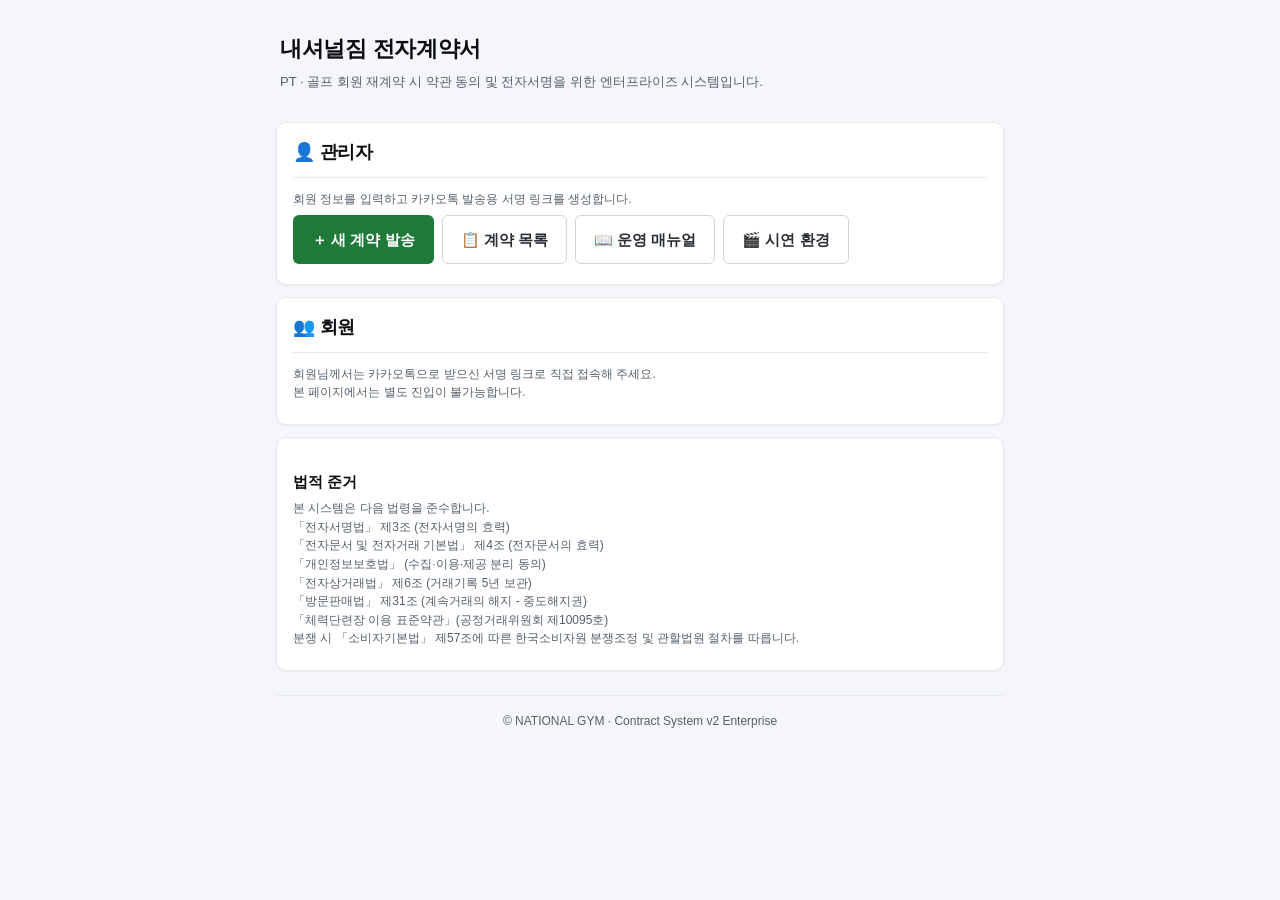
<file: index.html>
<!doctype html>
<html lang="ko">
<head>
<meta charset="utf-8">
<meta name="viewport" content="width=device-width,initial-scale=1">
<meta name="theme-color" content="#1f7a3a">
<title>내셔널짐 전자계약서</title>
<link rel="stylesheet" href="./css/style.css">
</head>
<body>
<div class="container">
<header class="brand-bar">
  <h1>내셔널짐 전자계약서</h1>
  <p class="muted">PT · 골프 회원 재계약 시 약관 동의 및 전자서명을 위한 엔터프라이즈 시스템입니다.</p>
</header>

<section class="card">
  <h2>👤 관리자</h2>
  <p class="muted small">회원 정보를 입력하고 카카오톡 발송용 서명 링크를 생성합니다.</p>
  <p class="toolbar">
    <a class="btn-primary" href="./admin.html">＋ 새 계약 발송</a>
    <a class="btn-ghost" href="./list.html">📋 계약 목록</a>
    <a class="btn-ghost" href="./manual.html">📖 운영 매뉴얼</a>
    <a class="btn-ghost" href="./demo.html">🎬 시연 환경</a>
  </p>
</section>

<section class="card">
  <h2>👥 회원</h2>
  <p class="muted small">회원님께서는 카카오톡으로 받으신 서명 링크로 직접 접속해 주세요.<br>
  본 페이지에서는 별도 진입이 불가능합니다.</p>
</section>

<section class="card">
  <h3>법적 준거</h3>
  <p class="muted small">
    본 시스템은 다음 법령을 준수합니다.<br>
    「전자서명법」 제3조 (전자서명의 효력)<br>
    「전자문서 및 전자거래 기본법」 제4조 (전자문서의 효력)<br>
    「개인정보보호법」 (수집·이용·제공 분리 동의)<br>
    「전자상거래법」 제6조 (거래기록 5년 보관)<br>
    「방문판매법」 제31조 (계속거래의 해지 - 중도해지권)<br>
    「체력단련장 이용 표준약관」(공정거래위원회 제10095호)<br>
    분쟁 시 「소비자기본법」 제57조에 따른 한국소비자원 분쟁조정 및 관할법원 절차를 따릅니다.
  </p>
</section>

<footer class="muted small" style="margin-top:24px; padding-top:16px; border-top:1px solid var(--ink-100); text-align:center">
  © NATIONAL GYM · Contract System v2 Enterprise
</footer>
</div>
</body>
</html>
</file>
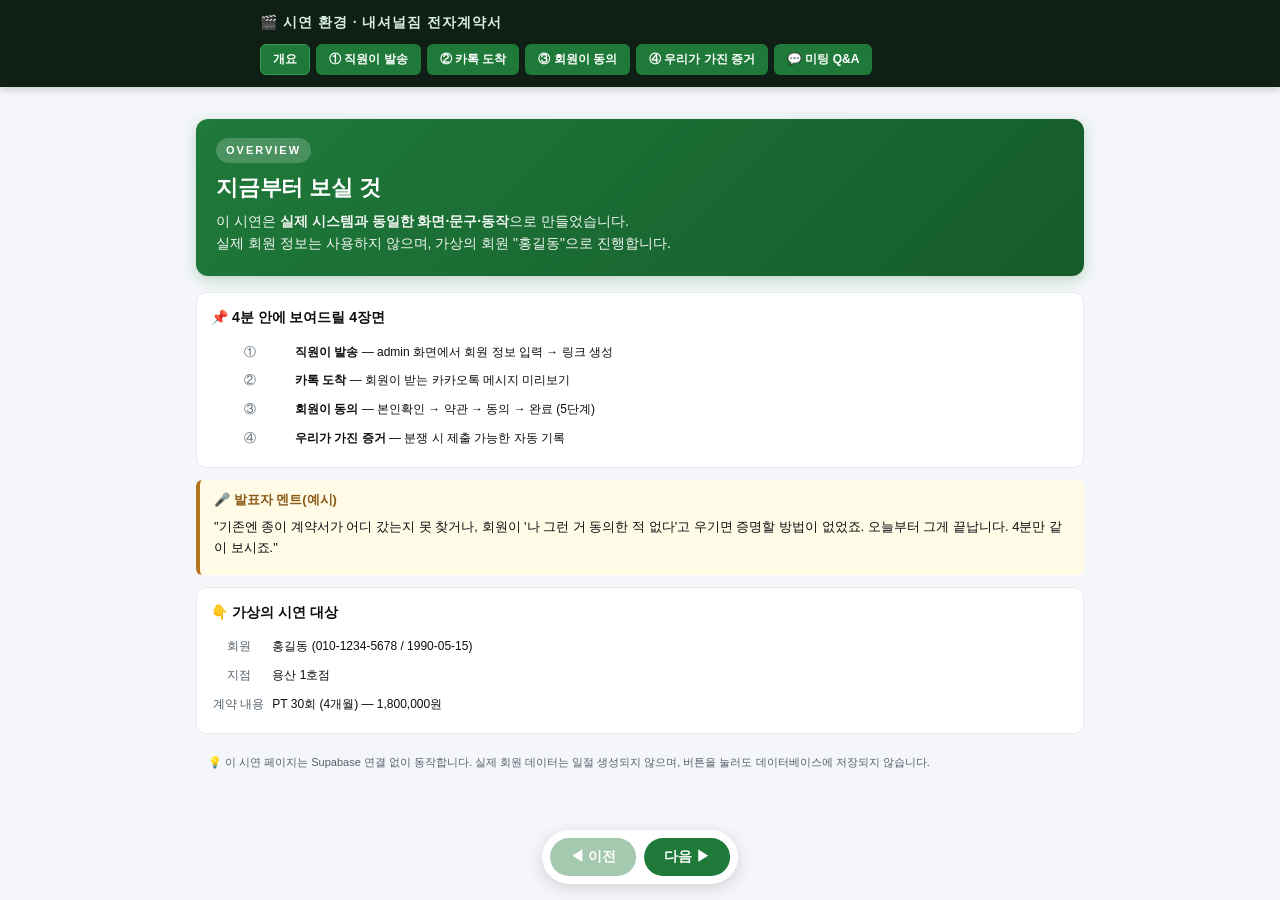
<file: demo.html>
<!doctype html>
<html lang="ko">
<head>
<meta charset="utf-8">
<meta name="viewport" content="width=device-width,initial-scale=1">
<meta name="theme-color" content="#1f7a3a">
<meta name="robots" content="noindex,nofollow">
<title>시연 환경 · 내셔널짐 전자계약서</title>
<link rel="stylesheet" href="./css/style.css">
<style>
  .demo-bar {
    position: sticky; top: 0; z-index: 100;
    background: #0f1f15; color: #d7f0df;
    padding: 12px 16px; box-shadow: 0 2px 8px rgba(0,0,0,0.2);
  }
  .demo-bar .demo-title { font-weight: 700; font-size: 14px; letter-spacing: 1px; }
  .demo-bar .demo-tabs {
    display: flex; gap: 6px; margin-top: 10px; flex-wrap: wrap;
  }
  .demo-bar .tab {
    padding: 6px 12px; border-radius: 6px;
    background: rgba(255,255,255,0.1); color: #d7f0df;
    border: 1px solid transparent; cursor: pointer; font-size: 12px;
    font-family: inherit; font-weight: 600;
  }
  .demo-bar .tab.active { background: #2fa052; color: #fff; border-color: #2fa052; }
  .demo-bar .tab:hover:not(.active) { background: rgba(255,255,255,0.18); }
  .scene { display: none; padding-bottom: 80px; }
  .scene.active { display: block; }
  .scene-intro {
    background: linear-gradient(135deg, #1f7a3a, #155b2b);
    color: #fff; border-radius: 12px;
    padding: 18px 20px; margin: 16px 0; box-shadow: 0 4px 14px rgba(31,122,58,0.25);
  }
  .scene-intro h2 { color: #fff; margin: 0 0 6px; border: none; padding: 0; font-size: 22px; }
  .scene-intro p { margin: 4px 0; opacity: 0.95; font-size: 14px; }
  .scene-intro .scene-num {
    display: inline-block; font-size: 11px; letter-spacing: 2px;
    background: rgba(255,255,255,0.2); padding: 4px 10px; border-radius: 20px;
    margin-bottom: 8px; font-weight: 700;
  }
  .talk {
    background: #fffbe6; border-left: 4px solid #b6741f;
    padding: 10px 14px; border-radius: 6px; margin: 12px 0;
    font-size: 13px; line-height: 1.6;
  }
  .talk b { color: #8b5a18; }
  .talk-list { padding-left: 22px; margin: 4px 0; }
  .demo-phone {
    max-width: 380px; margin: 0 auto;
    border: 12px solid #1a1a1a; border-radius: 36px;
    overflow: hidden; box-shadow: 0 8px 32px rgba(0,0,0,0.3);
    background: #fff;
  }
  .demo-phone-screen { height: 600px; overflow-y: auto; }
  .mock-step { padding: 16px; }
  .mock-stepper {
    display: flex; gap: 4px; padding: 12px 16px; background: #fafafa;
    border-bottom: 1px solid #eee; position: sticky; top: 0; z-index: 5;
    justify-content: space-between; font-size: 10px;
  }
  .mock-stepper li {
    flex: 1; text-align: center; list-style: none; color: #999;
    position: relative;
  }
  .mock-stepper li .dot {
    display: inline-block; width: 22px; height: 22px; border-radius: 50%;
    background: #e6ebf0; color: #999; font-weight: 700; font-size: 11px;
    line-height: 22px; margin-bottom: 2px;
  }
  .mock-stepper li.active .dot { background: #1f7a3a; color: #fff; }
  .mock-stepper li.done .dot { background: #1f7a3a; color: #fff; }
  .mock-stepper li.active b { color: #1f7a3a; }
  .compare {
    display: grid; grid-template-columns: 1fr 1fr; gap: 16px; margin: 16px 0;
  }
  @media (max-width: 760px) { .compare { grid-template-columns: 1fr; } }
  .pane {
    background: #fff; border: 1px solid #e6ebf0; border-radius: 10px;
    padding: 14px; box-shadow: 0 1px 2px rgba(0,0,0,0.04);
  }
  .pane h3 { margin-top: 0; }
  .form-row { display: flex; gap: 8px; margin: 6px 0; }
  .form-row label { flex: 1; font-size: 12px; color: #54606c; }
  .form-row input { width: 100%; padding: 8px 10px; border: 1px solid #cfd6de; border-radius: 6px; font-size: 13px; pointer-events: none; background: #fafafa; }
  .kakao-bubble {
    background: #fee500; color: #181600; border-radius: 14px;
    padding: 14px 16px; font-size: 13px; line-height: 1.6;
    margin: 8px 0; max-width: 90%; white-space: pre-wrap;
  }
  .audit-row {
    display: flex; gap: 8px; font-size: 12px; padding: 6px 0;
    border-bottom: 1px dashed #e6ebf0;
  }
  .audit-row .t { width: 130px; color: #54606c; font-family: monospace; }
  .audit-row .e { flex: 1; font-weight: 600; }
  .audit-row .ip { color: #54606c; font-family: monospace; }
  .hash-mono { font-family: monospace; word-break: break-all; font-size: 11px; color: #54606c; }
  .big-check-demo {
    width: 64px; height: 64px; border-radius: 50%;
    background: #1f7a3a; color: #fff;
    text-align: center; line-height: 64px; font-size: 36px;
    margin: 12px auto;
  }
  .cert-badge {
    display: inline-block; padding: 6px 14px;
    background: #1f7a3a; color: #fff; border-radius: 20px;
    font-weight: 700; font-size: 12px;
  }
  .terms-mock {
    height: 200px; overflow-y: auto; font-size: 12px; line-height: 1.7;
    border: 1px solid #cfd6de; padding: 12px; border-radius: 6px; background: #fafafa;
  }
  .progress-mock {
    height: 6px; background: #e6ebf0; border-radius: 3px; margin: 8px 0;
    overflow: hidden;
  }
  .progress-mock > span {
    display: block; height: 100%; background: linear-gradient(90deg, #2fa052, #1f7a3a);
    transition: width 0.6s;
  }
  .agree-mock {
    display: flex; gap: 10px; align-items: flex-start; padding: 8px 6px;
    border-bottom: 1px solid #f0f0f0; font-size: 13px;
  }
  .agree-mock input { width: 20px; height: 20px; margin: 0; flex: 0 0 auto; accent-color: #1f7a3a; }
  .agree-mock .req { color: #c0392b; font-weight: 700; font-size: 11px; }
  .agree-mock .opt { color: #8b96a3; font-weight: 600; font-size: 11px; }
  .controls {
    display: flex; gap: 8px; flex-wrap: wrap; margin: 12px 0;
    padding: 12px; background: #f4f6f9; border-radius: 8px;
  }
  .controls button {
    padding: 8px 14px; font-size: 13px;
    background: #fff; color: #1f7a3a; border: 1px solid #1f7a3a; border-radius: 6px; font-weight: 600;
  }
  .controls button:hover { background: #e9f5ee; }
  .controls button.primary { background: #1f7a3a; color: #fff; }
  .controls button.primary:hover { background: #155b2b; }
  .legal-mini {
    font-size: 11px; color: #54606c; padding: 8px 12px;
    background: #f4f6f9; border-radius: 6px; margin-top: 12px;
  }
  .nav-buttons {
    position: fixed; bottom: 16px; left: 50%; transform: translateX(-50%);
    display: flex; gap: 8px; background: #fff;
    padding: 8px; border-radius: 30px; box-shadow: 0 4px 16px rgba(0,0,0,0.15);
    z-index: 50;
  }
  .nav-buttons button {
    padding: 10px 20px; border: none; border-radius: 24px;
    font-weight: 600; cursor: pointer; font-family: inherit; font-size: 14px;
  }
  .nav-buttons .prev { background: #e6ebf0; color: #54606c; }
  .nav-buttons .next { background: #1f7a3a; color: #fff; }
  .nav-buttons button:disabled { opacity: 0.4; cursor: not-allowed; }
  .mock-card {
    background: #fff; border: 1px solid #e6ebf0; border-radius: 10px;
    padding: 14px; margin: 10px 0;
  }
  .mock-card h4 { margin: 0 0 8px; font-size: 14px; font-weight: 600; color: #0b0d10; }
  .kv-mini { font-size: 12px; }
  .kv-mini th { color: #54606c; font-weight: 500; padding: 4px 6px 4px 0; vertical-align: top; }
  .kv-mini td { padding: 4px 0; }
</style>
</head>
<body>

<nav class="demo-bar">
  <div class="container" style="padding:0">
    <div class="demo-title">🎬 시연 환경 · 내셔널짐 전자계약서</div>
    <div class="demo-tabs" id="tabs">
      <button class="tab active" data-scene="0">개요</button>
      <button class="tab" data-scene="1">① 직원이 발송</button>
      <button class="tab" data-scene="2">② 카톡 도착</button>
      <button class="tab" data-scene="3">③ 회원이 동의</button>
      <button class="tab" data-scene="4">④ 우리가 가진 증거</button>
      <button class="tab" data-scene="5">💬 미팅 Q&amp;A</button>
    </div>
  </div>
</nav>

<div class="container" style="max-width:920px">

<!-- SCENE 0: OVERVIEW -->
<section class="scene active" data-scene="0">
  <div class="scene-intro">
    <span class="scene-num">OVERVIEW</span>
    <h2>지금부터 보실 것</h2>
    <p>이 시연은 <b>실제 시스템과 동일한 화면·문구·동작</b>으로 만들었습니다.<br>실제 회원 정보는 사용하지 않으며, 가상의 회원 "홍길동"으로 진행합니다.</p>
  </div>

  <div class="mock-card">
    <h4>📌 4분 안에 보여드릴 4장면</h4>
    <table class="kv-mini" style="width:100%">
      <tr><th style="width:80px">①</th><td><b>직원이 발송</b> — admin 화면에서 회원 정보 입력 → 링크 생성</td></tr>
      <tr><th>②</th><td><b>카톡 도착</b> — 회원이 받는 카카오톡 메시지 미리보기</td></tr>
      <tr><th>③</th><td><b>회원이 동의</b> — 본인확인 → 약관 → 동의 → 완료 (5단계)</td></tr>
      <tr><th>④</th><td><b>우리가 가진 증거</b> — 분쟁 시 제출 가능한 자동 기록</td></tr>
    </table>
  </div>

  <div class="talk">
    <b>🎤 발표자 멘트(예시)</b>
    <p style="margin:6px 0">"기존엔 종이 계약서가 어디 갔는지 못 찾거나, 회원이 '나 그런 거 동의한 적 없다'고 우기면 증명할 방법이 없었죠. 오늘부터 그게 끝납니다. 4분만 같이 보시죠."</p>
  </div>

  <div class="mock-card">
    <h4>👇 가상의 시연 대상</h4>
    <table class="kv-mini">
      <tr><th>회원</th><td>홍길동 (010-1234-5678 / 1990-05-15)</td></tr>
      <tr><th>지점</th><td>용산 1호점</td></tr>
      <tr><th>계약 내용</th><td>PT 30회 (4개월) — 1,800,000원</td></tr>
    </table>
  </div>

  <div class="legal-mini">
    💡 이 시연 페이지는 Supabase 연결 없이 동작합니다. 실제 회원 데이터는 일절 생성되지 않으며,
    버튼을 눌러도 데이터베이스에 저장되지 않습니다.
  </div>
</section>

<!-- SCENE 1: ADMIN -->
<section class="scene" data-scene="1">
  <div class="scene-intro">
    <span class="scene-num">SCENE 1 · 직원</span>
    <h2>직원이 보는 화면 — 계약 발송</h2>
    <p>회원 정보를 입력하고 [서명 링크 생성] 버튼을 누르면 끝.</p>
  </div>

  <div class="mock-card">
    <h4>1️⃣ 약관 / 지점 선택</h4>
    <div class="form-row">
      <label>약관 종류<br><input value="PT 단독"></label>
      <label>지점<br><input value="용산 1호점"></label>
    </div>
    <p class="legal-mini" style="margin-top:0">✓ 활성 약관: 내셔널짐 PT 이용 계약서 v2026-06-22 <span style="background:#e3eef9;color:#245a99;padding:1px 6px;border-radius:8px">공통</span></p>
  </div>

  <div class="mock-card">
    <h4>2️⃣ 회원 정보</h4>
    <div class="form-row">
      <label>이름<br><input value="홍길동"></label>
      <label>휴대폰<br><input value="01012345678"></label>
    </div>
    <div class="form-row">
      <label>생년월일 <span class="req">*</span><br><input value="1990-05-15"></label>
      <label>이메일<br><input value="(선택)"></label>
    </div>
    <p class="legal-mini" style="margin-top:0; background:#fff5e1; color:#8b5a18">⚠️ 생년월일은 본인확인 필수입니다. 누락 시 회원이 진행 불가.</p>
  </div>

  <div class="mock-card">
    <h4>3️⃣ 계약 항목 / 금액</h4>
    <div class="form-row">
      <label>항목<br><input value="PT 30회"></label>
      <label>횟수/기간<br><input value="30회 / 4개월"></label>
      <label>금액<br><input value="1,800,000"></label>
    </div>
    <div class="form-row">
      <label>총 결제금액<br><input value="1,800,000 원" style="font-weight:600"></label>
      <label>결제수단<br><input value="카드"></label>
    </div>
  </div>

  <div class="mock-card" style="text-align:center; background:#f4faf6">
    <h4>4️⃣ 발송</h4>
    <button class="primary" style="padding:14px 28px; font-size:16px; background:#1f7a3a; color:#fff; border:none; border-radius:8px; font-weight:700; cursor:pointer" onclick="goto(2)">🔗 서명 링크 생성</button>
    <p class="legal-mini" style="margin-top:10px">버튼 클릭 시 ➔ 카카오톡 메시지가 자동 생성됩니다 (다음 화면)</p>
  </div>

  <div class="talk">
    <b>🎤 멘트</b>
    <ul class="talk-list">
      <li>"이게 직원이 보는 화면입니다. 결제하면서 이 정보들 어차피 받잖아요. 그대로 입력만 하면 끝."</li>
      <li>"가장 자주 빠뜨리는 게 <b>생년월일</b>이에요. 본인확인에 쓰이니까 꼭 넣어야 해요."</li>
      <li>"지점 선택은 사업자등록번호가 달라서 신중하게."</li>
    </ul>
  </div>
</section>

<!-- SCENE 2: KAKAO -->
<section class="scene" data-scene="2">
  <div class="scene-intro">
    <span class="scene-num">SCENE 2 · 카카오톡</span>
    <h2>버튼 한 번에 자동 생성되는 카카오톡 메시지</h2>
    <p>이걸 [복사] → 회원 카톡에 붙여넣기. 끝.</p>
  </div>

  <div class="mock-card">
    <h4>📋 자동 생성된 메시지 (실제와 동일)</h4>
    <div class="kakao-bubble">[내셔널짐 PT 용산점] 홍길동 회원님, 안녕하세요.

재계약 전자계약서 안내드립니다. 아래 링크에서
본인확인 → 약관 확인 → 동의 체크 3단계로 간편하게 진행하실 수 있습니다.

■ 계약 내용
• PT 30회 (30회 / 4개월) 1,800,000원
총 결제금액 1,800,000원

■ 본인확인 정보 (필수)
· 이름: 홍길동
· 생년월일: 1990-05-15
· 휴대폰 끝 4자리: 5678

▶ 계약서 확인 및 동의
https://wellnessmode.github.io/Nationalgym-Renew/sign.html?t=...

※ 본 링크는 7일간 유효하며, 회원님만 사용할 수 있습니다.
※ 동의·서명 완료 시 「전자서명법」 제3조에 따라 서면 계약과 동일한 효력이 발생합니다.

문의: 010-9760-0096</div>
  </div>

  <div class="talk">
    <b>🎤 멘트</b>
    <ul class="talk-list">
      <li>"메시지 내용은 시스템이 알아서 만들어줍니다. 우리가 글 쓸 필요 없어요."</li>
      <li>"본인확인 정보가 메시지에 같이 들어가 있으니 회원이 헷갈릴 일 없어요."</li>
      <li>"이 메시지를 그대로 복사해서 회원 카톡에 붙여넣기만 하면 됩니다."</li>
    </ul>
  </div>

  <div class="controls">
    <button class="primary" onclick="goto(3)">▶ 회원이 링크 클릭 (다음 화면)</button>
  </div>
</section>

<!-- SCENE 3: MEMBER FLOW -->
<section class="scene" data-scene="3">
  <div class="scene-intro">
    <span class="scene-num">SCENE 3 · 회원 (휴대폰 화면)</span>
    <h2>회원이 휴대폰에서 보는 5단계</h2>
    <p>아래 버튼으로 각 단계를 보여주세요.</p>
  </div>

  <div class="controls" style="justify-content:center">
    <button class="primary" id="mock-prev" onclick="mockPrev()">◀ 이전</button>
    <button id="mock-step-label" style="background:transparent; border:none; color:#0b0d10; font-weight:700">Step 1 / 5 — 안내</button>
    <button class="primary" id="mock-next" onclick="mockNext()">다음 ▶</button>
  </div>

  <div class="demo-phone">
    <div class="demo-phone-screen" id="phone-screen">
      <!-- 동적으로 채워짐 -->
    </div>
  </div>

  <div class="talk" id="mock-talk">
    <b>🎤 멘트</b>
    <p>"먼저 회원이 카톡에서 링크를 누르면 이런 안내 화면이 뜹니다. 상단에 어느 지점에서 보낸 건지 명확히 표시돼요."</p>
  </div>
</section>

<!-- SCENE 4: EVIDENCE -->
<section class="scene" data-scene="4">
  <div class="scene-intro">
    <span class="scene-num">SCENE 4 · 우리가 가진 증거</span>
    <h2>분쟁 시 즉시 제시 가능한 자동 기록</h2>
    <p>모든 단계의 시각·IP·기기 정보가 자동으로 남습니다.</p>
  </div>

  <div class="compare">
    <div class="pane" style="background:#fff4f3; border-color:#f5c6c2">
      <h3 style="color:#c0392b">🤷 기존 (종이/구두)</h3>
      <ul style="padding-left:20px; font-size:13px; line-height:1.8">
        <li>"동의한 적 없다" → 증명 불가</li>
        <li>"못 봤다" → 증명 불가</li>
        <li>"누가 대신 적었다" → 증명 불가</li>
        <li>종이 분실 시 끝</li>
        <li>지점 이동 시 자료 누락</li>
      </ul>
    </div>
    <div class="pane" style="background:#f4faf6; border-color:#c5e8d2">
      <h3 style="color:#1f7a3a">✅ 현재 (전자계약)</h3>
      <ul style="padding-left:20px; font-size:13px; line-height:1.8">
        <li>약관 끝까지 본 시각 기록</li>
        <li>본인확인 통과 시각 기록</li>
        <li>각 동의 항목 체크 시각 기록</li>
        <li>접속 IP · 기기 정보 자동 저장</li>
        <li>위변조 방지 해시(SHA-256)</li>
      </ul>
    </div>
  </div>

  <div class="mock-card">
    <h4>📋 전자서명 인증서 (Certificate of Completion)</h4>
    <p class="legal-mini" style="margin-top:0">실제 시스템이 자동으로 생성한 형식. <b>관리자 화면·관리자용 PDF 에만 표시</b>되며 회원 화면에는 노출되지 않습니다.</p>
    <table class="kv-mini" style="width:100%; margin-top:8px">
      <tr><th>문서 ID</th><td class="hash-mono">a7b3e9c2-4d18-...</td></tr>
      <tr><th>약관 버전</th><td>v2026-06-22</td></tr>
      <tr><th>무결성 해시 (SHA-256)</th><td class="hash-mono">e3a1f9d2c4b8...8af3c12d</td></tr>
      <tr><th>본인확인 일시</th><td>2026-06-01 14:23:45</td></tr>
      <tr><th>약관 확인 완료</th><td>2026-06-01 14:25:12</td></tr>
      <tr><th>동의·서명 일시</th><td>2026-06-01 14:25:38</td></tr>
      <tr><th>서명 방식</th><td>체크박스 전자서명 (전자서명법 제3조)</td></tr>
      <tr><th>접속 IP</th><td class="hash-mono">175.223.xxx.xxx</td></tr>
      <tr><th>디바이스 핑거프린트</th><td class="hash-mono">7c2f8a91b3e4d6...</td></tr>
    </table>
  </div>

  <div class="mock-card">
    <h4>🔍 감사 추적 (관리자 전용 뷰)</h4>
    <div class="audit-row"><span class="t">14:22:01</span><span class="e">계약 생성</span><span class="ip">(직원)</span></div>
    <div class="audit-row"><span class="t">14:22:05</span><span class="e">링크 발송</span><span class="ip">(직원)</span></div>
    <div class="audit-row"><span class="t">14:23:18</span><span class="e">링크 첫 열람</span><span class="ip">175.223.xxx.xxx</span></div>
    <div class="audit-row"><span class="t">14:23:32</span><span class="e">본인확인 시도</span><span class="ip">175.223.xxx.xxx</span></div>
    <div class="audit-row"><span class="t">14:23:45</span><span class="e">본인확인 통과 ✓</span><span class="ip">175.223.xxx.xxx</span></div>
    <div class="audit-row"><span class="t">14:25:12</span><span class="e">약관 확인 완료 (끝까지 스크롤)</span><span class="ip">175.223.xxx.xxx</span></div>
    <div class="audit-row"><span class="t">14:25:21</span><span class="e">동의 체크: 약관 전문</span><span class="ip">175.223.xxx.xxx</span></div>
    <div class="audit-row"><span class="t">14:25:24</span><span class="e">동의 체크: 환불·양도 규정</span><span class="ip">175.223.xxx.xxx</span></div>
    <div class="audit-row"><span class="t">14:25:27</span><span class="e">동의 체크: 개인정보 수집·이용</span><span class="ip">175.223.xxx.xxx</span></div>
    <div class="audit-row"><span class="t">14:25:30</span><span class="e">동의 체크: 제3자 제공</span><span class="ip">175.223.xxx.xxx</span></div>
    <div class="audit-row"><span class="t">14:25:34</span><span class="e">동의 체크: 건강상태 고지</span><span class="ip">175.223.xxx.xxx</span></div>
    <div class="audit-row"><span class="t">14:25:38</span><span class="e">✅ 동의 완료(서명)</span><span class="ip">175.223.xxx.xxx</span></div>
  </div>

  <div class="talk">
    <b>🎤 핵심 멘트</b>
    <ul class="talk-list">
      <li>"이게 우리가 종이 계약서로는 절대 못 가졌던 증거입니다."</li>
      <li>"회원이 14시 23분에 링크 열어서 14시 25분에 끝까지 보고 동의했다는 거, 1초 단위로 기록됩니다."</li>
      <li>"분쟁이 가면 이 화면 그대로 보여주면 됩니다. 종이 한 장보다 훨씬 강력해요."</li>
    </ul>
  </div>
</section>

<!-- SCENE 5: Q&A -->
<section class="scene" data-scene="5">
  <div class="scene-intro">
    <span class="scene-num">Q&amp;A 대비</span>
    <h2>직원이 할 만한 질문 + 답변</h2>
    <p>미팅에서 나올 가능성이 높은 질문들 정리.</p>
  </div>

  <div class="mock-card">
    <h4>Q1. "그럼 회원 폰 없으면 어떻게 해요?"</h4>
    <p style="font-size:13px">데스크 PC 카카오톡으로 본인 계정에 미리 보내놓고, 회원이 핸드폰 꺼내서 받으면 됩니다. 노트북 없는 회원이면 데스크 태블릿/공용폰 빌려드려도 되고요. 가장 안 좋은 건 직원이 대신 입력하는 거예요 — 그건 효력 자체가 무효라 절대 금지입니다.</p>
  </div>

  <div class="mock-card">
    <h4>Q2. "어르신 회원은 못 할 것 같은데?"</h4>
    <p style="font-size:13px">화면이 단계별로 크게 나와있고, 본인확인은 이름·생일·전화 끝 4자리만 입력하면 끝이라 어르신도 어렵지 않습니다. 그래도 안 되시면 직원이 옆에서 화면 보며 도와드리되, <b>입력은 회원이 직접</b> 하셔야 해요.</p>
  </div>

  <div class="mock-card">
    <h4>Q3. "약관 안 읽는 회원은 어떡해요?"</h4>
    <p style="font-size:13px">시스템이 강제합니다. 약관을 <b>끝까지 스크롤</b>해야 동의 버튼이 활성화돼요. 그냥 빨리 내려도 일단 "약관을 한 번이라도 봤다"는 기록은 남으니, 분쟁 시 "보여줬는데 안 봤다"가 우리 책임이 아니게 됩니다.</p>
  </div>

  <div class="mock-card">
    <h4>Q4. "회원이 본인확인에서 자꾸 실패해요"</h4>
    <p style="font-size:13px">99%는 우리가 발송할 때 정보를 잘못 넣은 경우입니다. 이름에 띄어쓰기 있는지, 생일이 맞는지, 전화 끝 4자리가 회원이 진짜 쓰는 번호인지 list.html에서 확인하고, 틀렸으면 새 링크로 재발송하세요. 5번 틀리면 5분 잠기는데 그건 보안 장치예요.</p>
  </div>

  <div class="mock-card">
    <h4>Q5. "기존에 종이로 받은 계약은 어떡해요?"</h4>
    <p style="font-size:13px">법정 보존기간(5년)까지는 보관하시고, 이번 시스템 도입 이후 신규/재계약은 전부 전자로 갑니다. 점진적으로 종이 의존도가 줄어들 거예요.</p>
  </div>

  <div class="mock-card">
    <h4>Q6. "이게 진짜로 법적 효력이 있어요?"</h4>
    <p style="font-size:13px"><b>네, 100%.</b> 2020년에 전자서명법이 개정돼서 공인인증서 없이도 체크박스 동의가 인정됩니다. 모두싸인·이폼사인·도큐사인 다 같은 원리예요. 우리는 거기에 본인확인·약관확인 강제·자동 기록까지 다 갖춘 거라, 오히려 그 회사들 평균 서비스보다 안전해요.</p>
  </div>

  <div class="mock-card">
    <h4>Q7. "내가 회원 대신 동의 누르면 안 돼요?"</h4>
    <p style="font-size:13px"><b>절대 금지입니다.</b> 한 번이라도 그러면 시스템 전체 신뢰가 무너져요. 회원이 분쟁 걸 때 "직원이 대신 했다"고 주장하면, IP/기기가 매장 안에서 찍히는 순간 우리가 불리해집니다. 회원이 직접, 회원 폰에서 해야 합니다.</p>
  </div>

  <div class="talk" style="background:#e9f5ee; border-left-color:#1f7a3a">
    <b>🎤 마무리 멘트</b>
    <p style="margin:6px 0">"오늘부터 적용입니다. 처음엔 어색해도 한 달만 하면 종이보다 빠르고 깔끔해요. 모르는 거 있으면 매뉴얼(manual.html) 보시거나 저한테 바로 물어보세요. 시작합시다."</p>
  </div>
</section>

</div>

<!-- 글로벌 네비게이션 -->
<div class="nav-buttons">
  <button class="prev" id="nav-prev" onclick="navPrev()">◀ 이전</button>
  <button class="next" id="nav-next" onclick="navNext()">다음 ▶</button>
</div>

<script>
let currentScene = 0;
const totalScenes = 6;
const sceneTitles = ['개요', '직원이 발송', '카톡 도착', '회원이 동의', '우리가 가진 증거', '미팅 Q&A'];

function goto(idx) {
  currentScene = idx;
  document.querySelectorAll('.scene').forEach(s => s.classList.remove('active'));
  document.querySelectorAll('.scene')[idx].classList.add('active');
  document.querySelectorAll('.tab').forEach(t => t.classList.remove('active'));
  document.querySelectorAll('.tab')[idx].classList.add('active');
  document.getElementById('nav-prev').disabled = idx === 0;
  document.getElementById('nav-next').disabled = idx === totalScenes - 1;
  window.scrollTo({ top: 0, behavior: 'smooth' });
  if (idx === 3) renderPhoneStep(0);
}
function navPrev() { if (currentScene > 0) goto(currentScene - 1); }
function navNext() { if (currentScene < totalScenes - 1) goto(currentScene + 1); }
document.querySelectorAll('.tab').forEach((t, i) => {
  t.onclick = () => goto(i);
});

// ─── 회원 휴대폰 mock flow ───
let mockStep = 0;
const mockSteps = [
  { // 1. 안내
    title: 'Step 1 / 5 — 안내',
    talk: '"먼저 회원이 카톡에서 링크를 누르면 이런 안내 화면이 뜹니다. 상단에 어느 지점에서 보낸 건지 명확히 표시돼요."',
    html: `
      <div class="mock-stepper">
        <li class="active"><span class="dot">1</span><br><b>안내</b></li>
        <li><span class="dot">2</span><br>본인확인</li>
        <li><span class="dot">3</span><br>약관</li>
        <li><span class="dot">4</span><br>동의</li>
        <li><span class="dot">5</span><br>완료</li>
      </div>
      <div class="mock-step">
        <div style="text-align:center; padding:12px 0">
          <div style="font-size:11px; letter-spacing:2px; color:#1f7a3a; font-weight:700">NATIONAL GYM</div>
          <div style="font-size:18px; font-weight:700; margin-top:4px">내셔널짐 PT 용산점</div>
          <div style="font-size:11px; color:#54606c">문의 010-9760-0096</div>
        </div>
        <div style="background:linear-gradient(135deg,#f4faf6,#fff); border:1px solid #c5e8d2; border-radius:10px; padding:16px; margin-top:12px">
          <span style="display:inline-block; font-size:10px; font-weight:700; padding:3px 10px; background:#1f7a3a; color:#fff; border-radius:20px">전자계약서</span>
          <h3 style="margin:8px 0 4px; font-size:16px">계약서 서명 안내</h3>
          <p style="font-size:13px; color:#54606c; margin:0"><b>홍**</b>님, 아래 절차에 따라 계약 내용을 확인하고 동의하시면 계약이 체결됩니다.</p>
        </div>
        <div style="margin-top:14px; font-size:12px; color:#54606c; line-height:1.7">
          <b style="color:#0b0d10; font-size:13px">진행 방법</b><br>
          ① 본인확인 (이름·생년월일·휴대폰 끝 4자리)<br>
          ② 약관 및 계약 내용 확인 — 끝까지 스크롤<br>
          ③ 동의 항목 체크<br>
          ④ 완료 — 계약서 PDF 즉시 발급
        </div>
        <button style="width:100%; margin-top:16px; padding:14px; background:#1f7a3a; color:#fff; border:none; border-radius:8px; font-weight:700; font-size:15px">시작하기</button>
      </div>
    `
  },
  { // 2. 본인확인
    title: 'Step 2 / 5 — 본인확인',
    talk: '"카톡 메시지에 있는 정보 그대로 입력하면 통과. 다른 사람이 가로채서 입력 못 하게 막는 장치입니다."',
    html: `
      <div class="mock-stepper">
        <li class="done"><span class="dot">✓</span><br><b style="color:#1f7a3a">안내</b></li>
        <li class="active"><span class="dot">2</span><br><b>본인확인</b></li>
        <li><span class="dot">3</span><br>약관</li>
        <li><span class="dot">4</span><br>동의</li>
        <li><span class="dot">5</span><br>완료</li>
      </div>
      <div class="mock-step">
        <h3 style="margin:0 0 8px; font-size:16px">본인확인</h3>
        <p style="font-size:12px; color:#54606c; margin:0 0 16px">분쟁 예방을 위해 본인 여부를 확인합니다.</p>
        <div style="font-size:12px; color:#54606c">이름</div>
        <input value="홍길동" style="width:100%; padding:10px; border:1px solid #cfd6de; border-radius:6px; margin:4px 0 12px; font-size:14px; background:#fff" readonly>
        <div style="font-size:12px; color:#54606c">생년월일</div>
        <input value="1990-05-15" style="width:100%; padding:10px; border:1px solid #cfd6de; border-radius:6px; margin:4px 0 12px; font-size:14px; background:#fff" readonly>
        <div style="font-size:12px; color:#54606c">휴대폰 끝 4자리</div>
        <input value="5678" style="width:100%; padding:10px; border:1px solid #cfd6de; border-radius:6px; margin:4px 0 12px; font-size:14px; background:#fff" readonly>
        <p style="font-size:11px; color:#8b96a3; margin:12px 0">3회 이상 불일치 시 잠시 후 다시 시도해 주세요.</p>
        <div style="display:flex; gap:8px; margin-top:12px">
          <button style="flex:0 0 30%; padding:12px; background:#fff; color:#54606c; border:1px solid #cfd6de; border-radius:6px; font-weight:600">이전</button>
          <button style="flex:1; padding:12px; background:#1f7a3a; color:#fff; border:none; border-radius:6px; font-weight:700">본인확인</button>
        </div>
      </div>
    `
  },
  { // 3. 약관
    title: 'Step 3 / 5 — 약관 확인',
    talk: '"여기가 핵심. 약관을 끝까지 안 내리면 다음 버튼이 활성화 안 됩니다. \'못 봤다\'는 변명을 원천 차단."',
    html: `
      <div class="mock-stepper">
        <li class="done"><span class="dot">✓</span><br><b style="color:#1f7a3a">안내</b></li>
        <li class="done"><span class="dot">✓</span><br><b style="color:#1f7a3a">본인확인</b></li>
        <li class="active"><span class="dot">3</span><br><b>약관</b></li>
        <li><span class="dot">4</span><br>동의</li>
        <li><span class="dot">5</span><br>완료</li>
      </div>
      <div class="mock-step">
        <h3 style="margin:0; font-size:15px">내셔널짐 PT 이용 계약서 (v2026-06-22)</h3>
        <p style="font-size:11px; color:#54606c; margin:2px 0 10px">시행일: 2026. 6. 22.</p>
        <div style="background:#e3eef9; border-left:4px solid #245a99; padding:10px 12px; border-radius:6px; margin-bottom:10px; font-size:12px">
          <b style="color:#245a99">📜 약관 끝까지 확인 필요</b><br>
          법령에 따라 약관 전문을 끝까지 확인하셔야 동의로 진행할 수 있습니다.
        </div>
        <div class="terms-mock">
          <p>본 계약은 내셔널짐(개인사업자, 이하 "센터")과 회원 사이의 PT 이용에 관한 사항을 규정합니다.</p>
          <p><b>1. 운영시간</b><br>평일 06:00–23:00 / 토 10:00–16:00 / 일·공휴일 휴무...</p>
          <p><b>2. 회원 준수사항</b><br>레슨은 50분 진행, 레슨 유효기간은 첫 레슨일 기준 1년...</p>
          <p><b>3. 환불 및 양도</b><br>환불 공제금액: 결제금액 − 위약금 10% − 카드 수수료 5% − (1회 정상가 × 기제공 레슨(유·무료 포함))</p>
          <p><b>4. 개인정보 처리</b><br>수집 항목: 이름·휴대폰·생년월일·주소·결제정보 / 보유 기간: 회원 자격 유지기간 및 관계법령 보존기간.</p>
        </div>
        <div class="progress-mock"><span style="width:65%"></span></div>
        <p style="font-size:11px; color:#8b96a3; margin:2px 0">65% 확인 완료</p>
        <button style="width:100%; margin-top:8px; padding:12px; background:#cfd6de; color:#fff; border:none; border-radius:6px; font-weight:600" disabled>약관을 끝까지 확인해 주세요</button>
      </div>
    `
  },
  { // 4. 동의
    title: 'Step 4 / 5 — 동의 항목',
    talk: '"개인정보보호법상 동의 항목은 따로따로 받아야 합니다. 시스템이 자동으로 분리돼 있어요."',
    html: `
      <div class="mock-stepper">
        <li class="done"><span class="dot">✓</span><br><b style="color:#1f7a3a">안내</b></li>
        <li class="done"><span class="dot">✓</span><br><b style="color:#1f7a3a">본인확인</b></li>
        <li class="done"><span class="dot">✓</span><br><b style="color:#1f7a3a">약관</b></li>
        <li class="active"><span class="dot">4</span><br><b>동의</b></li>
        <li><span class="dot">5</span><br>완료</li>
      </div>
      <div class="mock-step">
        <h3 style="margin:0 0 4px; font-size:16px">동의 항목</h3>
        <p style="font-size:12px; color:#54606c; margin:0 0 12px">필수 항목은 모두 체크해야 계약이 완료됩니다.</p>
        <div style="padding:10px; background:#f4faf6; border:1px solid #c5e8d2; border-radius:6px; margin-bottom:12px">
          <label style="display:flex; align-items:center; gap:10px; margin:0; cursor:pointer">
            <input type="checkbox" checked style="width:20px; height:20px; margin:0; accent-color:#1f7a3a">
            <span><b>필수 항목 모두 동의</b> <span style="font-size:11px; color:#8b96a3">(선택 항목은 개별 선택)</span></span>
          </label>
        </div>

        <h4 style="font-size:12px; margin:14px 0 4px">① 계약 약관 <span class="req" style="background:#c0392b; color:#fff; padding:2px 6px; border-radius:10px">필수</span></h4>
        <div class="agree-mock"><input type="checkbox" checked><span><span class="req">[필수]</span> 위 PT 이용 약관 전문에 동의합니다.</span></div>
        <div class="agree-mock"><input type="checkbox" checked><span><span class="req">[필수]</span> 환불 및 양도 규정(위약금 10%, 카드수수료 5%, 회당 정상가 공제 등)을 이해하고 동의합니다.</span></div>

        <h4 style="font-size:12px; margin:14px 0 4px">② 개인정보 <span class="req" style="background:#c0392b; color:#fff; padding:2px 6px; border-radius:10px">필수</span></h4>
        <div class="agree-mock"><input type="checkbox" checked><span><span class="req">[필수]</span> 개인정보 수집·이용에 동의합니다.</span></div>
        <div class="agree-mock"><input type="checkbox" checked><span><span class="req">[필수]</span> 제3자 제공(결제대행·세무)에 동의합니다.</span></div>

        <h4 style="font-size:12px; margin:14px 0 4px">③ 민감정보 <span class="req" style="background:#c0392b; color:#fff; padding:2px 6px; border-radius:10px">필수</span></h4>
        <div class="agree-mock"><input type="checkbox" checked><span><span class="req">[필수]</span> 건강상태를 사실대로 고지하였음을 확인합니다.</span></div>

        <h4 style="font-size:12px; margin:14px 0 4px">⑤ 마케팅 (선택)</h4>
        <div class="agree-mock"><input type="checkbox"><span><span class="opt">[선택]</span> 마케팅·이벤트 정보 수신에 동의합니다.</span></div>

        <button style="width:100%; margin-top:14px; padding:14px; background:#1f7a3a; color:#fff; border:none; border-radius:6px; font-weight:700; font-size:15px">동의·서명 제출</button>
      </div>
    `
  },
  { // 5. 완료
    title: 'Step 5 / 5 — 완료',
    talk: '"체크박스 동의 = 손글씨 서명과 같은 효력. 이 화면 자체가 법적 증거예요."',
    html: `
      <div class="mock-stepper">
        <li class="done"><span class="dot">✓</span><br><b style="color:#1f7a3a">안내</b></li>
        <li class="done"><span class="dot">✓</span><br><b style="color:#1f7a3a">본인확인</b></li>
        <li class="done"><span class="dot">✓</span><br><b style="color:#1f7a3a">약관</b></li>
        <li class="done"><span class="dot">✓</span><br><b style="color:#1f7a3a">동의</b></li>
        <li class="active"><span class="dot">5</span><br><b>완료</b></li>
      </div>
      <div class="mock-step" style="text-align:center; padding-top:24px">
        <div class="big-check-demo">✓</div>
        <h3 style="margin:8px 0; font-size:18px">계약이 체결되었습니다</h3>
        <p style="font-size:13px; color:#54606c">전자계약서가 안전하게 보관됩니다.<br>아래에서 PDF로 저장하거나 카카오톡으로 받으세요.</p>
        <a style="display:block; padding:14px; background:#1f7a3a; color:#fff; border-radius:8px; font-weight:700; text-decoration:none; margin-top:16px">계약서 보기</a>
        <button style="display:block; width:100%; padding:14px; background:#fff; color:#54606c; border:1px solid #cfd6de; border-radius:8px; font-weight:600; margin-top:8px">카카오톡으로 받기</button>

        <p style="font-size:11px; color:#8b96a3; margin-top:16px; line-height:1.6">본 계약서는 「전자상거래법」 제6조에 따라 5년간 안전하게 보관됩니다.<br>필요 시 본 페이지 링크로 언제든 다시 열람 가능합니다.</p>
      </div>
    `
  }
];

function renderPhoneStep(idx) {
  if (idx < 0) idx = 0;
  if (idx >= mockSteps.length) idx = mockSteps.length - 1;
  mockStep = idx;
  const s = mockSteps[idx];
  document.getElementById('phone-screen').innerHTML = s.html;
  document.getElementById('mock-step-label').textContent = s.title;
  document.getElementById('mock-talk').innerHTML = '<b>🎤 멘트</b><p>' + s.talk + '</p>';
  document.getElementById('mock-prev').disabled = idx === 0;
  document.getElementById('mock-next').disabled = idx === mockSteps.length - 1;
}
function mockPrev() { renderPhoneStep(mockStep - 1); }
function mockNext() { renderPhoneStep(mockStep + 1); }

// 키보드 ← → 단축키
document.addEventListener('keydown', e => {
  if (e.target.matches('input,textarea,select')) return;
  if (e.key === 'ArrowRight') navNext();
  if (e.key === 'ArrowLeft')  navPrev();
});

// 초기 렌더
goto(0);
</script>

</body>
</html>
</file>
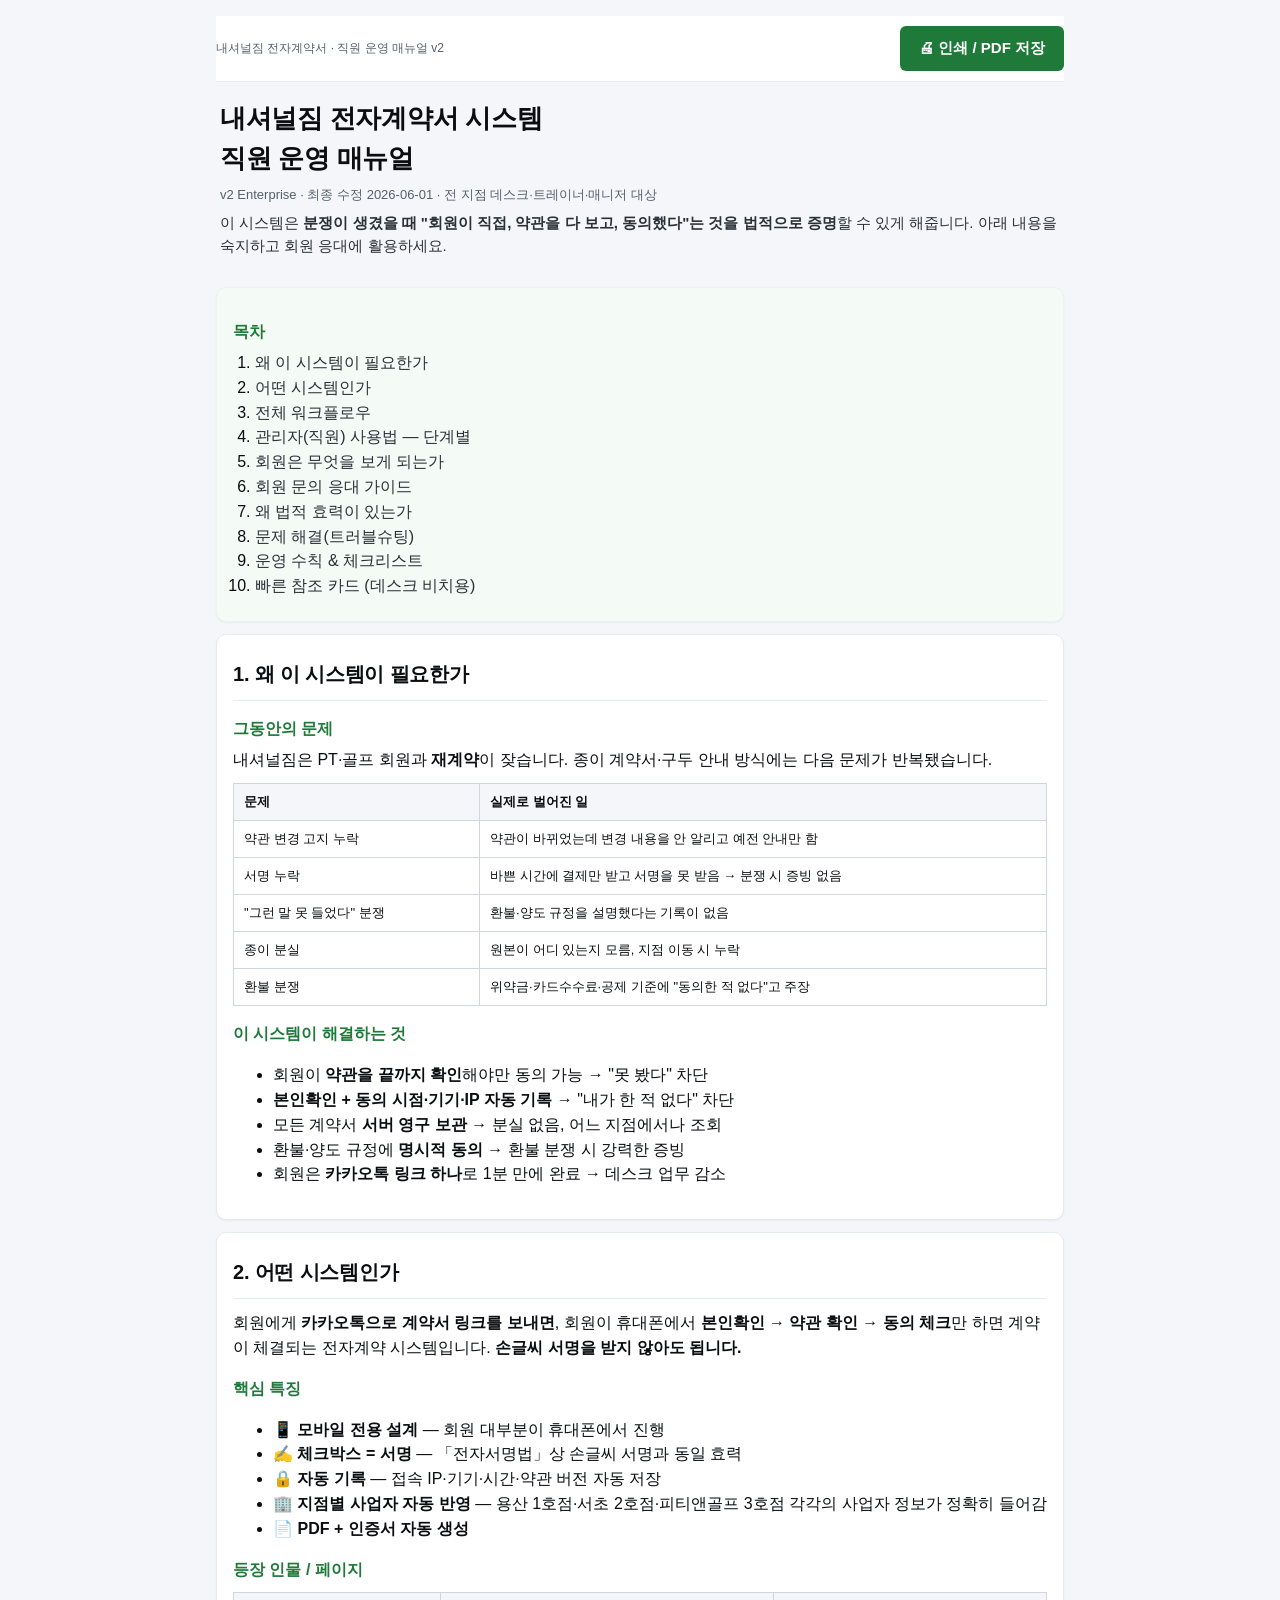
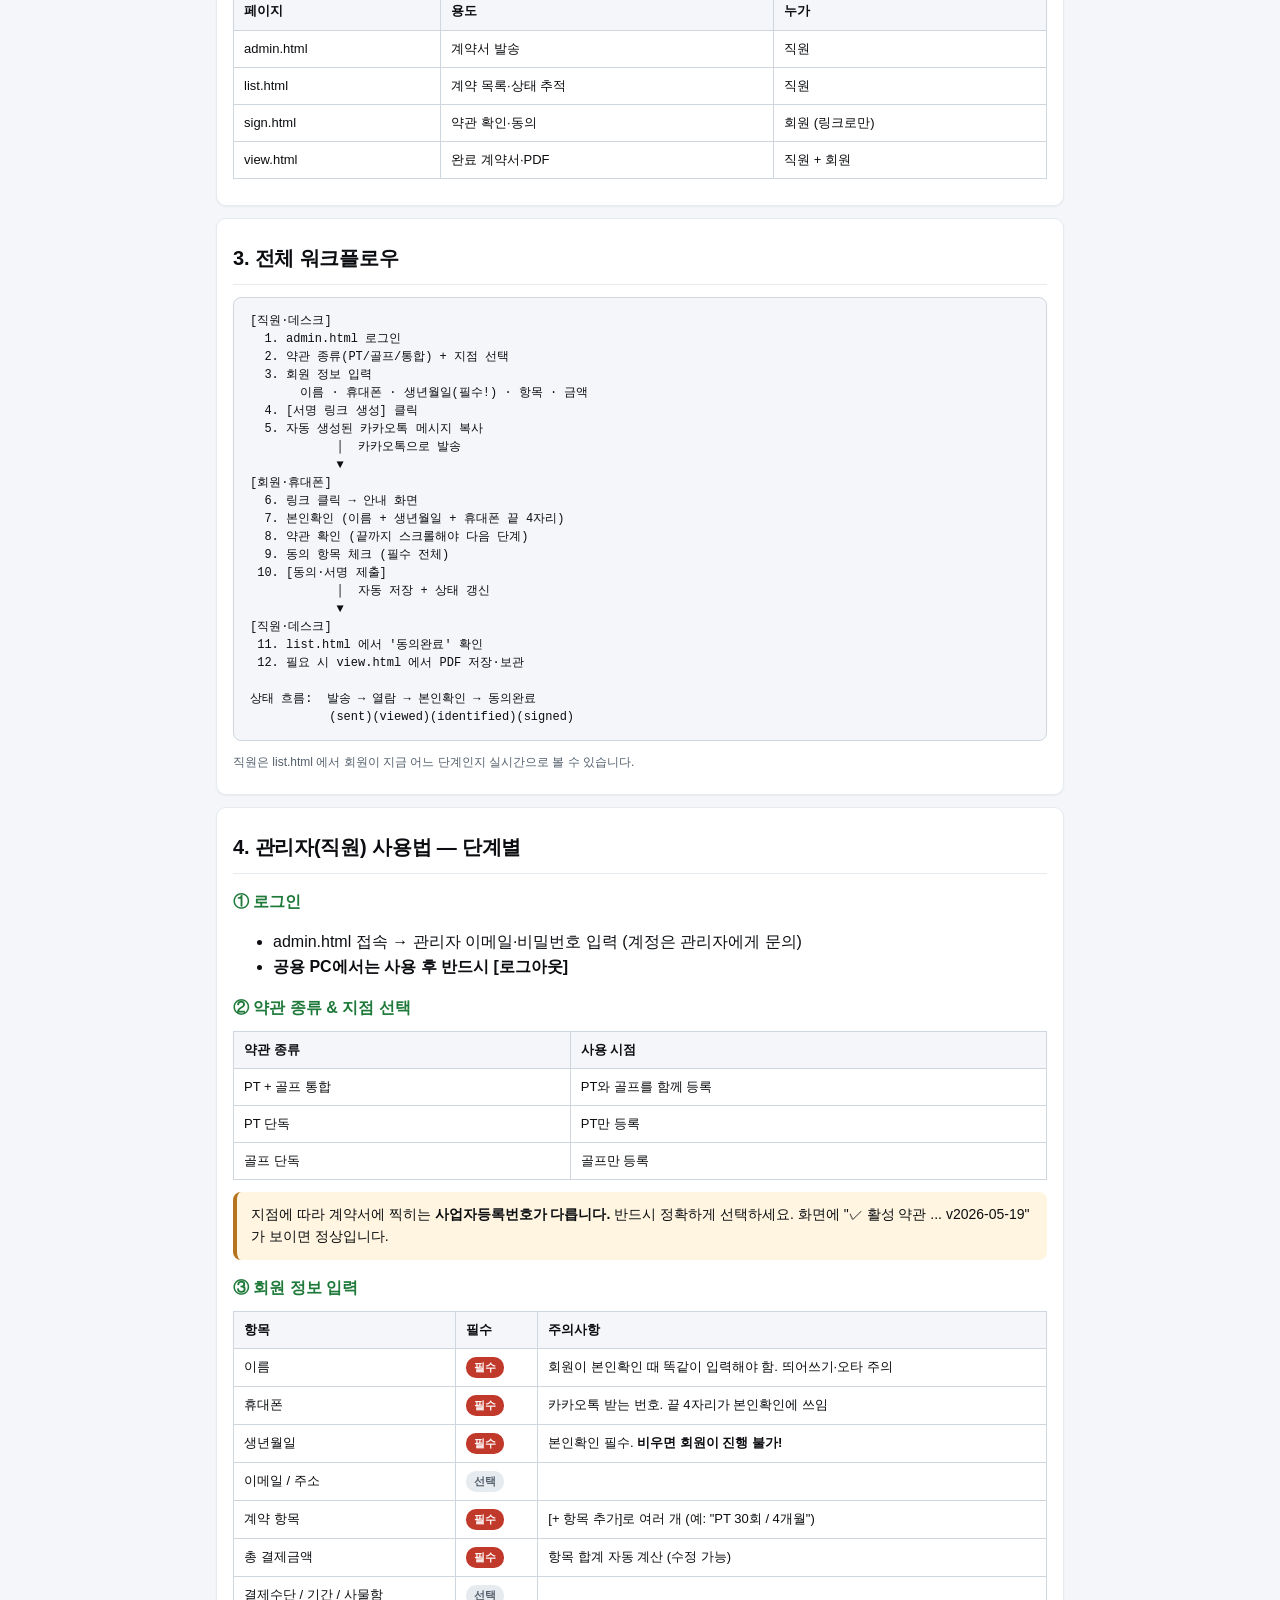
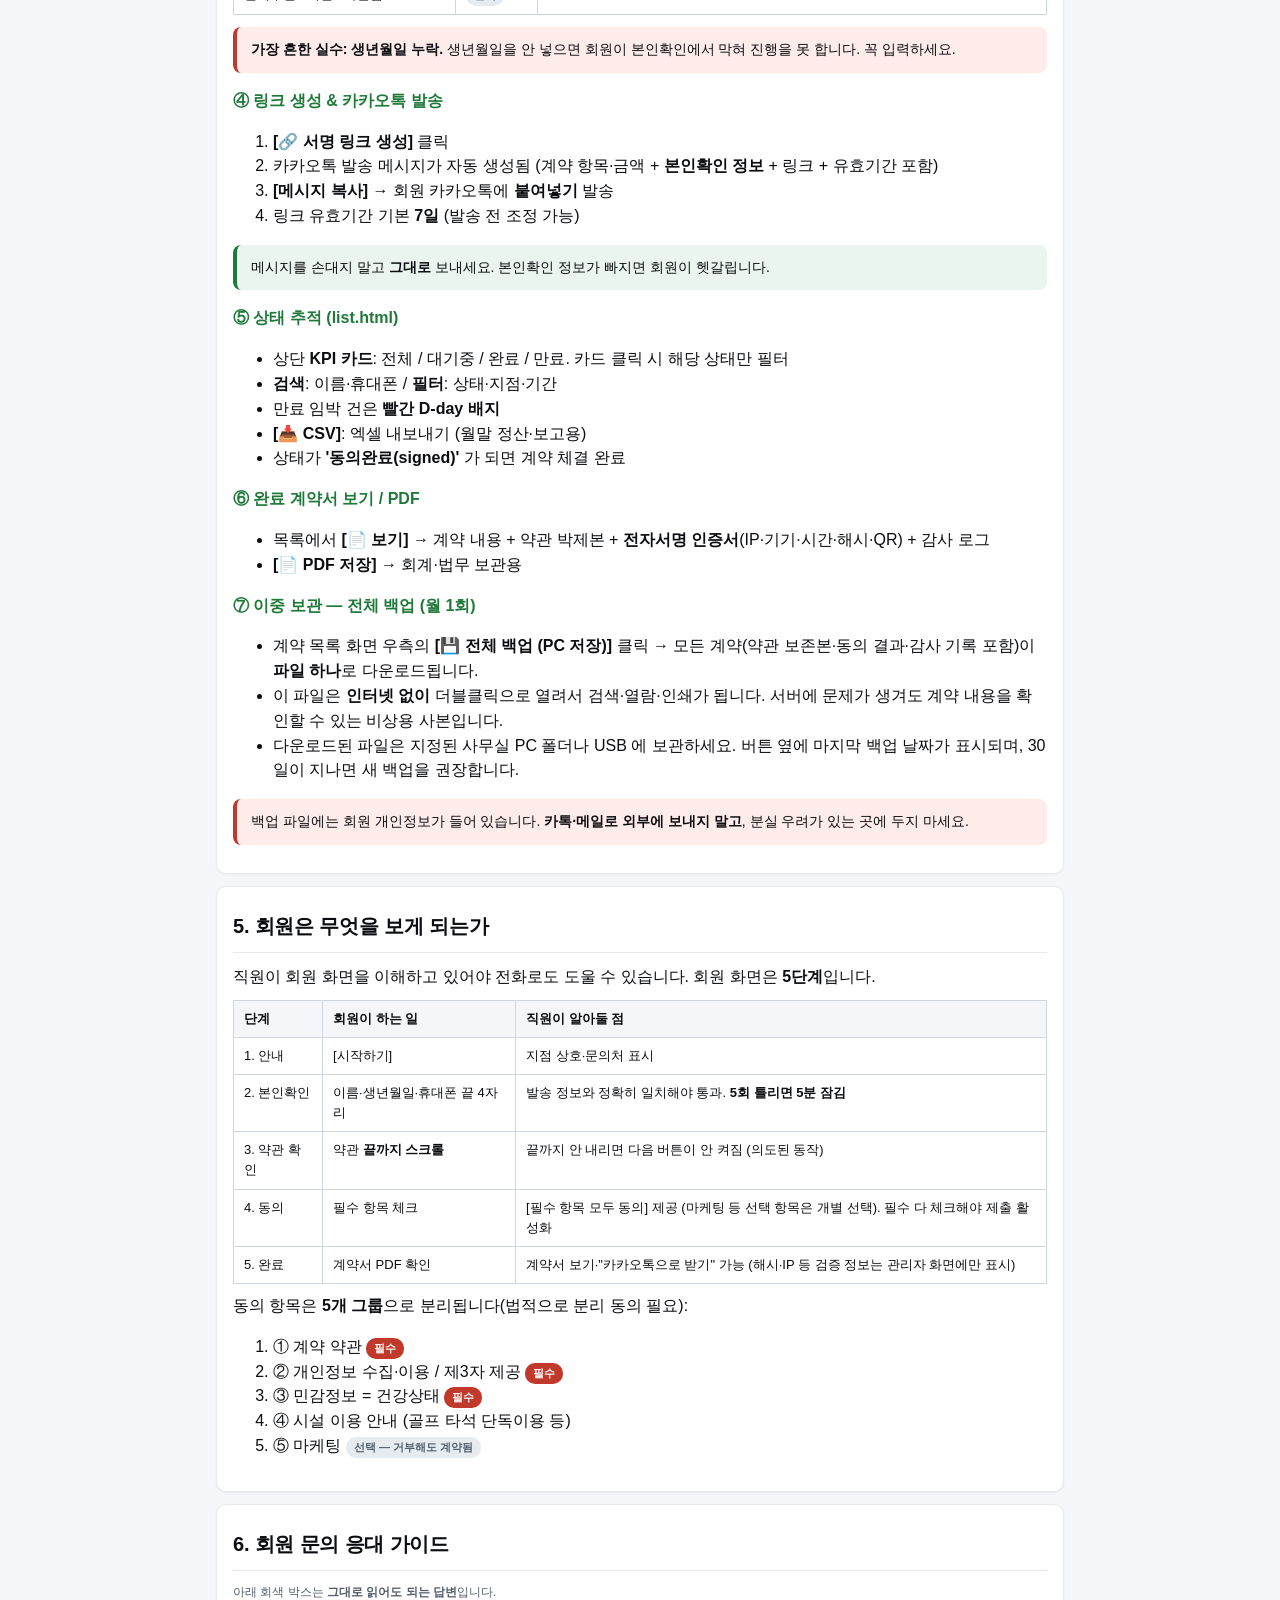
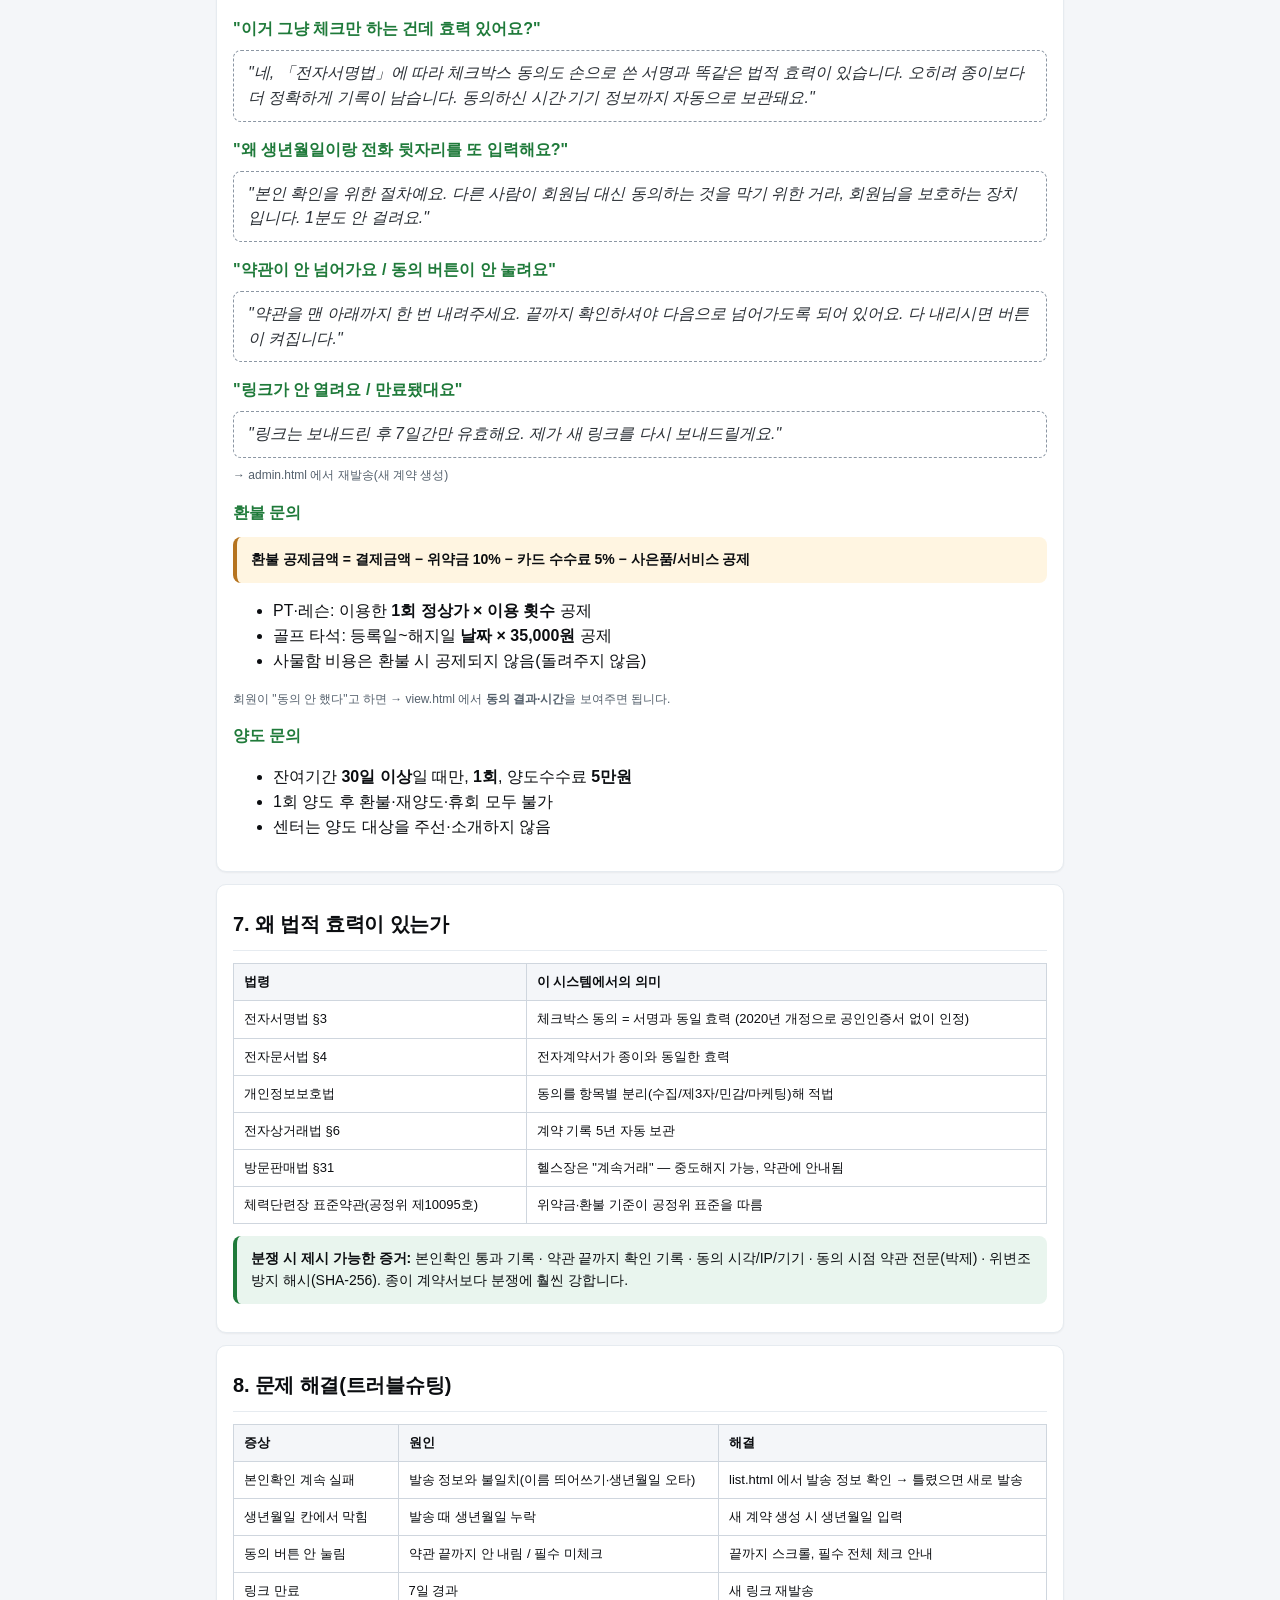
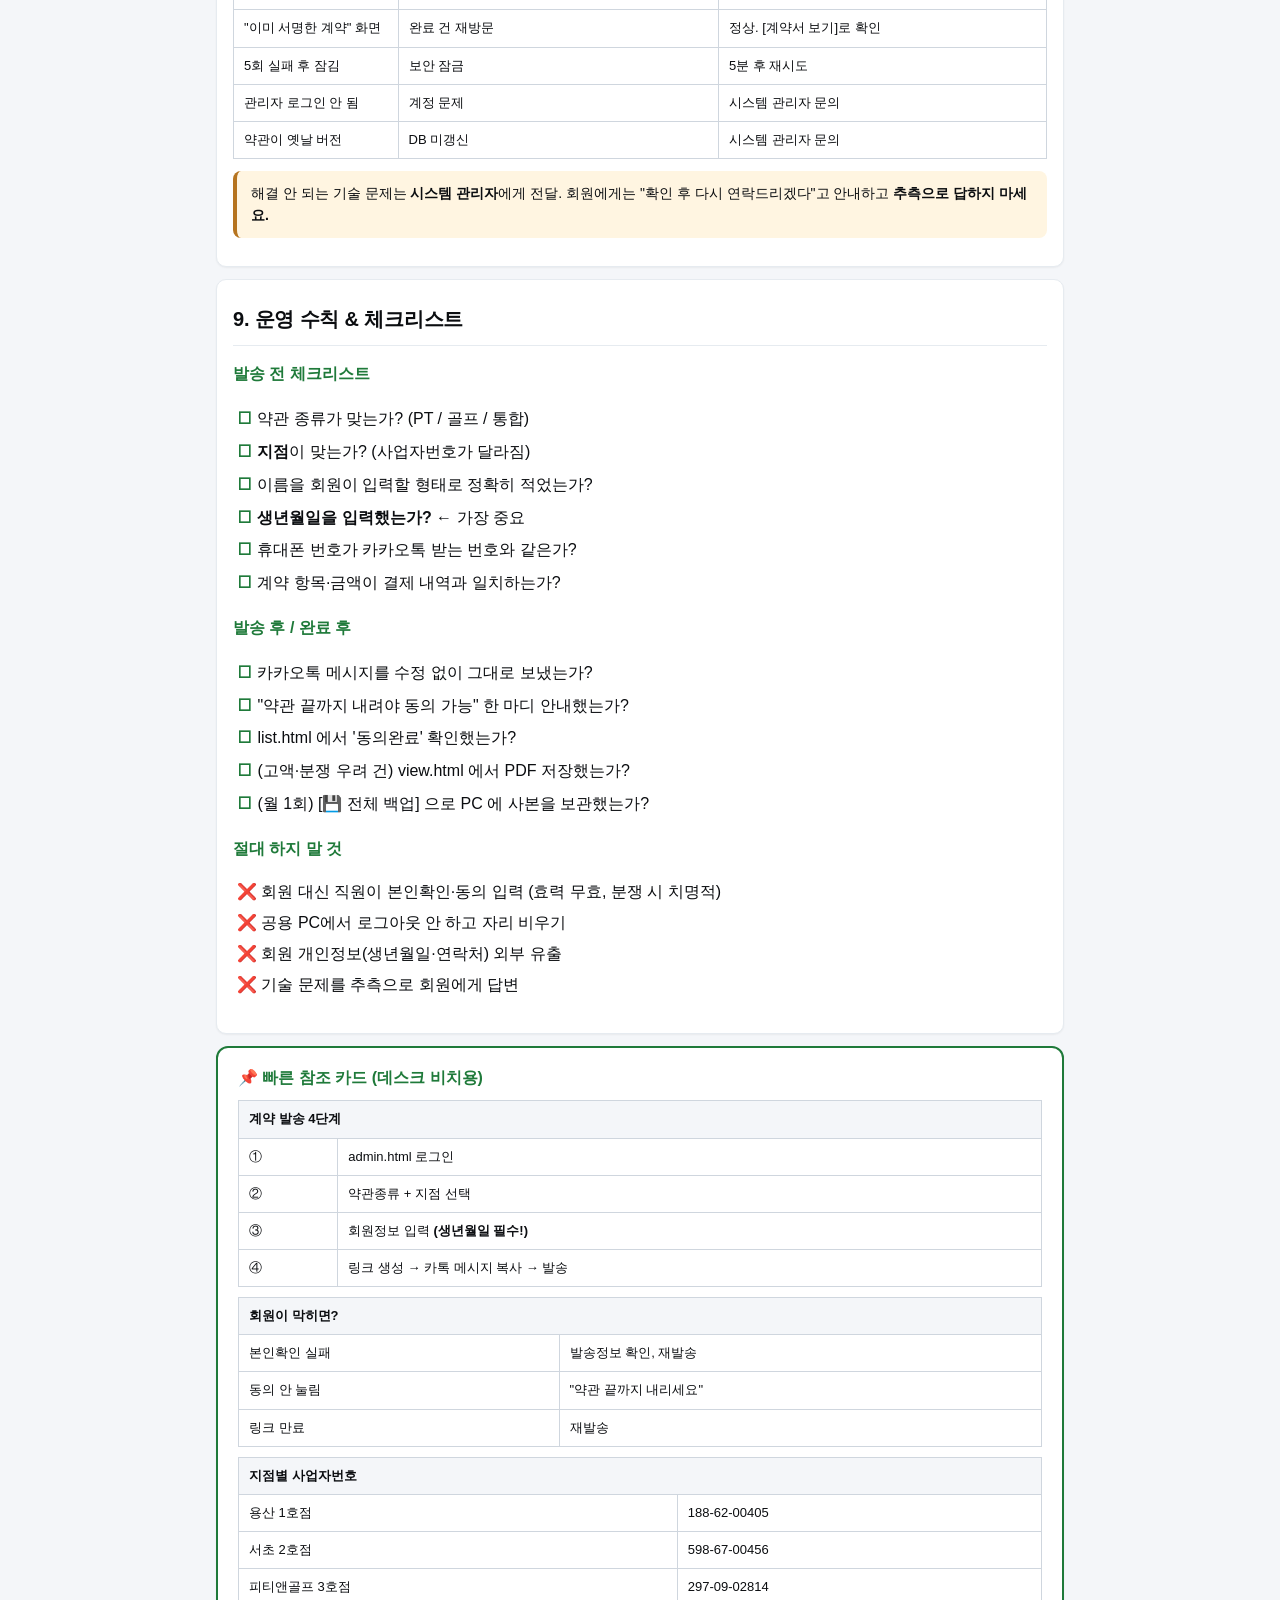
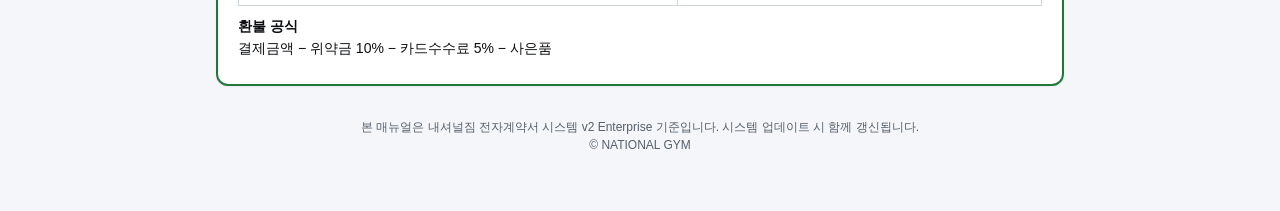
<file: manual.html>
<!doctype html>
<html lang="ko">
<head>
<meta charset="utf-8">
<meta name="viewport" content="width=device-width,initial-scale=1">
<meta name="theme-color" content="#1f7a3a">
<meta name="robots" content="noindex,nofollow">
<title>직원 운영 매뉴얼 · 내셔널짐 전자계약서</title>
<link rel="stylesheet" href="./css/style.css">
<style>
  .manual { max-width: 880px; }
  .manual h1 { font-size: 26px; }
  .manual h2 { font-size: 20px; margin-top: 8px; }
  .manual h3 { font-size: 16px; color: var(--pri-700); }
  .manual .toc { background: var(--pri-050); border:1px solid var(--pri-100); }
  .manual .toc ol { margin: 6px 0; padding-left: 22px; }
  .manual .toc a { color: var(--ink-700); text-decoration: none; }
  .manual .toc a:hover { text-decoration: underline; }
  .manual table { width:100%; border-collapse:collapse; font-size:13px; margin:10px 0; }
  .manual th, .manual td { border:1px solid var(--ink-200); padding:8px 10px; text-align:left; vertical-align:top; }
  .manual th { background: var(--ink-050); font-weight:600; }
  .manual pre {
    background:#0f1f15; color:#d7f0df; padding:14px 16px; border-radius:8px;
    overflow-x:auto; font-size:12px; line-height:1.5;
  }
  .manual .flow { background:#f4f6f9; color:var(--ink-900); border:1px solid var(--ink-200); }
  .manual .lead { font-size:15px; color:var(--ink-700); }
  .manual .callout {
    border-left:4px solid var(--warn); background:var(--warn-bg);
    padding:12px 14px; border-radius:8px; margin:12px 0; font-size:14px;
  }
  .manual .callout.ok { border-left-color:var(--ok); background:var(--ok-bg); }
  .manual .callout.danger { border-left-color:var(--err); background:var(--err-bg); }
  .manual .script {
    background:#fff; border:1px dashed var(--ink-300); border-radius:8px;
    padding:10px 14px; margin:8px 0; font-style:italic; color:var(--ink-700);
  }
  .manual .badge { display:inline-block; padding:2px 8px; border-radius:10px; font-size:11px; font-weight:700; }
  .manual .badge.must { background:var(--err); color:#fff; }
  .manual .badge.opt  { background:var(--ink-100); color:var(--ink-500); }
  .manual .refcard {
    border:2px solid var(--pri-700); border-radius:12px; padding:18px 20px;
    background:#fff; font-size:14px;
  }
  .manual .refcard h3 { margin-top:0; }
  .manual ul.check { list-style:none; padding-left:4px; }
  .manual ul.check li { padding:4px 0; }
  .manual ul.check li::before { content:"☐ "; color:var(--pri-700); font-weight:700; }
  .manual .no-list { list-style:none; padding-left:4px; }
  .manual .no-list li { padding:3px 0; }
  .manual .no-list li::before { content:"❌ "; }
  .print-bar { position:sticky; top:0; z-index:10; background:#fff; padding:10px 0; border-bottom:1px solid var(--ink-100); }
  @media print {
    .print-bar, .toc { display:none !important; }
    .manual { max-width:none; }
    .manual section, .manual table, .manual pre, .manual .refcard { page-break-inside: avoid; }
    a { color:#000; text-decoration:none; }
    body { background:#fff; }
  }
</style>
</head>
<body>
<div class="container manual">

<div class="print-bar no-print flex-between">
  <span class="muted small">내셔널짐 전자계약서 · 직원 운영 매뉴얼 v2</span>
  <button class="btn-primary" onclick="window.print()">🖨 인쇄 / PDF 저장</button>
</div>

<header class="brand-bar">
  <h1>내셔널짐 전자계약서 시스템<br>직원 운영 매뉴얼</h1>
  <p class="muted">v2 Enterprise · 최종 수정 2026-06-01 · 전 지점 데스크·트레이너·매니저 대상</p>
  <p class="lead">이 시스템은 <b>분쟁이 생겼을 때 "회원이 직접, 약관을 다 보고, 동의했다"는 것을 법적으로 증명</b>할 수 있게 해줍니다. 아래 내용을 숙지하고 회원 응대에 활용하세요.</p>
</header>

<nav class="card toc no-print">
  <h3>목차</h3>
  <ol>
    <li><a href="#p1">왜 이 시스템이 필요한가</a></li>
    <li><a href="#p2">어떤 시스템인가</a></li>
    <li><a href="#p3">전체 워크플로우</a></li>
    <li><a href="#p4">관리자(직원) 사용법 — 단계별</a></li>
    <li><a href="#p5">회원은 무엇을 보게 되는가</a></li>
    <li><a href="#p6">회원 문의 응대 가이드</a></li>
    <li><a href="#p7">왜 법적 효력이 있는가</a></li>
    <li><a href="#p8">문제 해결(트러블슈팅)</a></li>
    <li><a href="#p9">운영 수칙 &amp; 체크리스트</a></li>
    <li><a href="#ref">빠른 참조 카드 (데스크 비치용)</a></li>
  </ol>
</nav>

<!-- PART 1 -->
<section class="card" id="p1">
  <h2>1. 왜 이 시스템이 필요한가</h2>
  <h3>그동안의 문제</h3>
  <p>내셔널짐은 PT·골프 회원과 <b>재계약</b>이 잦습니다. 종이 계약서·구두 안내 방식에는 다음 문제가 반복됐습니다.</p>
  <table>
    <tr><th>문제</th><th>실제로 벌어진 일</th></tr>
    <tr><td>약관 변경 고지 누락</td><td>약관이 바뀌었는데 변경 내용을 안 알리고 예전 안내만 함</td></tr>
    <tr><td>서명 누락</td><td>바쁜 시간에 결제만 받고 서명을 못 받음 → 분쟁 시 증빙 없음</td></tr>
    <tr><td>"그런 말 못 들었다" 분쟁</td><td>환불·양도 규정을 설명했다는 기록이 없음</td></tr>
    <tr><td>종이 분실</td><td>원본이 어디 있는지 모름, 지점 이동 시 누락</td></tr>
    <tr><td>환불 분쟁</td><td>위약금·카드수수료·공제 기준에 "동의한 적 없다"고 주장</td></tr>
  </table>
  <h3>이 시스템이 해결하는 것</h3>
  <ul>
    <li>회원이 <b>약관을 끝까지 확인</b>해야만 동의 가능 → "못 봤다" 차단</li>
    <li><b>본인확인 + 동의 시점·기기·IP 자동 기록</b> → "내가 한 적 없다" 차단</li>
    <li>모든 계약서 <b>서버 영구 보관</b> → 분실 없음, 어느 지점에서나 조회</li>
    <li>환불·양도 규정에 <b>명시적 동의</b> → 환불 분쟁 시 강력한 증빙</li>
    <li>회원은 <b>카카오톡 링크 하나</b>로 1분 만에 완료 → 데스크 업무 감소</li>
  </ul>
</section>

<!-- PART 2 -->
<section class="card" id="p2">
  <h2>2. 어떤 시스템인가</h2>
  <p>회원에게 <b>카카오톡으로 계약서 링크를 보내면</b>, 회원이 휴대폰에서 <b>본인확인 → 약관 확인 → 동의 체크</b>만 하면 계약이 체결되는 전자계약 시스템입니다. <b>손글씨 서명을 받지 않아도 됩니다.</b></p>
  <h3>핵심 특징</h3>
  <ul>
    <li>📱 <b>모바일 전용 설계</b> — 회원 대부분이 휴대폰에서 진행</li>
    <li>✍️ <b>체크박스 = 서명</b> — 「전자서명법」상 손글씨 서명과 동일 효력</li>
    <li>🔒 <b>자동 기록</b> — 접속 IP·기기·시간·약관 버전 자동 저장</li>
    <li>🏢 <b>지점별 사업자 자동 반영</b> — 용산 1호점·서초 2호점·피티앤골프 3호점 각각의 사업자 정보가 정확히 들어감</li>
    <li>📄 <b>PDF + 인증서 자동 생성</b></li>
  </ul>
  <h3>등장 인물 / 페이지</h3>
  <table>
    <tr><th>페이지</th><th>용도</th><th>누가</th></tr>
    <tr><td>admin.html</td><td>계약서 발송</td><td>직원</td></tr>
    <tr><td>list.html</td><td>계약 목록·상태 추적</td><td>직원</td></tr>
    <tr><td>sign.html</td><td>약관 확인·동의</td><td>회원 (링크로만)</td></tr>
    <tr><td>view.html</td><td>완료 계약서·PDF</td><td>직원 + 회원</td></tr>
  </table>
</section>

<!-- PART 3 -->
<section class="card" id="p3">
  <h2>3. 전체 워크플로우</h2>
<pre class="flow">
[직원·데스크]
  1. admin.html 로그인
  2. 약관 종류(PT/골프/통합) + 지점 선택
  3. 회원 정보 입력
       이름 · 휴대폰 · 생년월일(필수!) · 항목 · 금액
  4. [서명 링크 생성] 클릭
  5. 자동 생성된 카카오톡 메시지 복사
            │  카카오톡으로 발송
            ▼
[회원·휴대폰]
  6. 링크 클릭 → 안내 화면
  7. 본인확인 (이름 + 생년월일 + 휴대폰 끝 4자리)
  8. 약관 확인 (끝까지 스크롤해야 다음 단계)
  9. 동의 항목 체크 (필수 전체)
 10. [동의·서명 제출]
            │  자동 저장 + 상태 갱신
            ▼
[직원·데스크]
 11. list.html 에서 '동의완료' 확인
 12. 필요 시 view.html 에서 PDF 저장·보관

상태 흐름:  발송 → 열람 → 본인확인 → 동의완료
           (sent)(viewed)(identified)(signed)
</pre>
  <p class="muted small">직원은 list.html 에서 회원이 지금 어느 단계인지 실시간으로 볼 수 있습니다.</p>
</section>

<!-- PART 4 -->
<section class="card" id="p4">
  <h2>4. 관리자(직원) 사용법 — 단계별</h2>

  <h3>① 로그인</h3>
  <ul>
    <li>admin.html 접속 → 관리자 이메일·비밀번호 입력 (계정은 관리자에게 문의)</li>
    <li><b>공용 PC에서는 사용 후 반드시 [로그아웃]</b></li>
  </ul>

  <h3>② 약관 종류 &amp; 지점 선택</h3>
  <table>
    <tr><th>약관 종류</th><th>사용 시점</th></tr>
    <tr><td>PT + 골프 통합</td><td>PT와 골프를 함께 등록</td></tr>
    <tr><td>PT 단독</td><td>PT만 등록</td></tr>
    <tr><td>골프 단독</td><td>골프만 등록</td></tr>
  </table>
  <div class="callout">지점에 따라 계약서에 찍히는 <b>사업자등록번호가 다릅니다.</b> 반드시 정확하게 선택하세요. 화면에 "✓ 활성 약관 ... v2026-05-19" 가 보이면 정상입니다.</div>

  <h3>③ 회원 정보 입력</h3>
  <table>
    <tr><th>항목</th><th>필수</th><th>주의사항</th></tr>
    <tr><td>이름</td><td><span class="badge must">필수</span></td><td>회원이 본인확인 때 똑같이 입력해야 함. 띄어쓰기·오타 주의</td></tr>
    <tr><td>휴대폰</td><td><span class="badge must">필수</span></td><td>카카오톡 받는 번호. 끝 4자리가 본인확인에 쓰임</td></tr>
    <tr><td>생년월일</td><td><span class="badge must">필수</span></td><td>본인확인 필수. <b>비우면 회원이 진행 불가!</b></td></tr>
    <tr><td>이메일 / 주소</td><td><span class="badge opt">선택</span></td><td></td></tr>
    <tr><td>계약 항목</td><td><span class="badge must">필수</span></td><td>[+ 항목 추가]로 여러 개 (예: "PT 30회 / 4개월")</td></tr>
    <tr><td>총 결제금액</td><td><span class="badge must">필수</span></td><td>항목 합계 자동 계산 (수정 가능)</td></tr>
    <tr><td>결제수단 / 기간 / 사물함</td><td><span class="badge opt">선택</span></td><td></td></tr>
  </table>
  <div class="callout danger"><b>가장 흔한 실수: 생년월일 누락.</b> 생년월일을 안 넣으면 회원이 본인확인에서 막혀 진행을 못 합니다. 꼭 입력하세요.</div>

  <h3>④ 링크 생성 &amp; 카카오톡 발송</h3>
  <ol>
    <li><b>[🔗 서명 링크 생성]</b> 클릭</li>
    <li>카카오톡 발송 메시지가 자동 생성됨 (계약 항목·금액 + <b>본인확인 정보</b> + 링크 + 유효기간 포함)</li>
    <li><b>[메시지 복사]</b> → 회원 카카오톡에 <b>붙여넣기</b> 발송</li>
    <li>링크 유효기간 기본 <b>7일</b> (발송 전 조정 가능)</li>
  </ol>
  <div class="callout ok">메시지를 손대지 말고 <b>그대로</b> 보내세요. 본인확인 정보가 빠지면 회원이 헷갈립니다.</div>

  <h3>⑤ 상태 추적 (list.html)</h3>
  <ul>
    <li>상단 <b>KPI 카드</b>: 전체 / 대기중 / 완료 / 만료. 카드 클릭 시 해당 상태만 필터</li>
    <li><b>검색</b>: 이름·휴대폰 / <b>필터</b>: 상태·지점·기간</li>
    <li>만료 임박 건은 <b>빨간 D-day 배지</b></li>
    <li><b>[📥 CSV]</b>: 엑셀 내보내기 (월말 정산·보고용)</li>
    <li>상태가 <b>'동의완료(signed)'</b> 가 되면 계약 체결 완료</li>
  </ul>

  <h3>⑥ 완료 계약서 보기 / PDF</h3>
  <ul>
    <li>목록에서 <b>[📄 보기]</b> → 계약 내용 + 약관 박제본 + <b>전자서명 인증서</b>(IP·기기·시간·해시·QR) + 감사 로그</li>
    <li><b>[📄 PDF 저장]</b> → 회계·법무 보관용</li>
  </ul>

  <h3>⑦ 이중 보관 — 전체 백업 (월 1회)</h3>
  <ul>
    <li>계약 목록 화면 우측의 <b>[💾 전체 백업 (PC 저장)]</b> 클릭 → 모든 계약(약관 보존본·동의 결과·감사 기록 포함)이 <b>파일 하나</b>로 다운로드됩니다.</li>
    <li>이 파일은 <b>인터넷 없이</b> 더블클릭으로 열려서 검색·열람·인쇄가 됩니다. 서버에 문제가 생겨도 계약 내용을 확인할 수 있는 비상용 사본입니다.</li>
    <li>다운로드된 파일은 지정된 사무실 PC 폴더나 USB 에 보관하세요. 버튼 옆에 마지막 백업 날짜가 표시되며, 30일이 지나면 새 백업을 권장합니다.</li>
  </ul>
  <div class="callout danger">백업 파일에는 회원 개인정보가 들어 있습니다. <b>카톡·메일로 외부에 보내지 말고</b>, 분실 우려가 있는 곳에 두지 마세요.</div>
</section>

<!-- PART 5 -->
<section class="card" id="p5">
  <h2>5. 회원은 무엇을 보게 되는가</h2>
  <p>직원이 회원 화면을 이해하고 있어야 전화로도 도울 수 있습니다. 회원 화면은 <b>5단계</b>입니다.</p>
  <table>
    <tr><th>단계</th><th>회원이 하는 일</th><th>직원이 알아둘 점</th></tr>
    <tr><td>1. 안내</td><td>[시작하기]</td><td>지점 상호·문의처 표시</td></tr>
    <tr><td>2. 본인확인</td><td>이름·생년월일·휴대폰 끝 4자리</td><td>발송 정보와 정확히 일치해야 통과. <b>5회 틀리면 5분 잠김</b></td></tr>
    <tr><td>3. 약관 확인</td><td>약관 <b>끝까지 스크롤</b></td><td>끝까지 안 내리면 다음 버튼이 안 켜짐 (의도된 동작)</td></tr>
    <tr><td>4. 동의</td><td>필수 항목 체크</td><td>[필수 항목 모두 동의] 제공 (마케팅 등 선택 항목은 개별 선택). 필수 다 체크해야 제출 활성화</td></tr>
    <tr><td>5. 완료</td><td>계약서 PDF 확인</td><td>계약서 보기·"카카오톡으로 받기" 가능 (해시·IP 등 검증 정보는 관리자 화면에만 표시)</td></tr>
  </table>
  <p>동의 항목은 <b>5개 그룹</b>으로 분리됩니다(법적으로 분리 동의 필요):</p>
  <ol>
    <li>① 계약 약관 <span class="badge must">필수</span></li>
    <li>② 개인정보 수집·이용 / 제3자 제공 <span class="badge must">필수</span></li>
    <li>③ 민감정보 = 건강상태 <span class="badge must">필수</span></li>
    <li>④ 시설 이용 안내 (골프 타석 단독이용 등)</li>
    <li>⑤ 마케팅 <span class="badge opt">선택 — 거부해도 계약됨</span></li>
  </ol>
</section>

<!-- PART 6 -->
<section class="card" id="p6">
  <h2>6. 회원 문의 응대 가이드</h2>
  <p class="muted small">아래 회색 박스는 <b>그대로 읽어도 되는 답변</b>입니다.</p>

  <h3>"이거 그냥 체크만 하는 건데 효력 있어요?"</h3>
  <div class="script">"네, 「전자서명법」에 따라 체크박스 동의도 손으로 쓴 서명과 똑같은 법적 효력이 있습니다. 오히려 종이보다 더 정확하게 기록이 남습니다. 동의하신 시간·기기 정보까지 자동으로 보관돼요."</div>

  <h3>"왜 생년월일이랑 전화 뒷자리를 또 입력해요?"</h3>
  <div class="script">"본인 확인을 위한 절차예요. 다른 사람이 회원님 대신 동의하는 것을 막기 위한 거라, 회원님을 보호하는 장치입니다. 1분도 안 걸려요."</div>

  <h3>"약관이 안 넘어가요 / 동의 버튼이 안 눌려요"</h3>
  <div class="script">"약관을 맨 아래까지 한 번 내려주세요. 끝까지 확인하셔야 다음으로 넘어가도록 되어 있어요. 다 내리시면 버튼이 켜집니다."</div>

  <h3>"링크가 안 열려요 / 만료됐대요"</h3>
  <div class="script">"링크는 보내드린 후 7일간만 유효해요. 제가 새 링크를 다시 보내드릴게요."</div>
  <p class="muted small">→ admin.html 에서 재발송(새 계약 생성)</p>

  <h3>환불 문의</h3>
  <div class="callout"><b>환불 공제금액 = 결제금액 − 위약금 10% − 카드 수수료 5% − 사은품/서비스 공제</b></div>
  <ul>
    <li>PT·레슨: 이용한 <b>1회 정상가 × 이용 횟수</b> 공제</li>
    <li>골프 타석: 등록일~해지일 <b>날짜 × 35,000원</b> 공제</li>
    <li>사물함 비용은 환불 시 공제되지 않음(돌려주지 않음)</li>
  </ul>
  <p class="muted small">회원이 "동의 안 했다"고 하면 → view.html 에서 <b>동의 결과·시간</b>을 보여주면 됩니다.</p>

  <h3>양도 문의</h3>
  <ul>
    <li>잔여기간 <b>30일 이상</b>일 때만, <b>1회</b>, 양도수수료 <b>5만원</b></li>
    <li>1회 양도 후 환불·재양도·휴회 모두 불가</li>
    <li>센터는 양도 대상을 주선·소개하지 않음</li>
  </ul>
</section>

<!-- PART 7 -->
<section class="card" id="p7">
  <h2>7. 왜 법적 효력이 있는가</h2>
  <table>
    <tr><th>법령</th><th>이 시스템에서의 의미</th></tr>
    <tr><td>전자서명법 §3</td><td>체크박스 동의 = 서명과 동일 효력 (2020년 개정으로 공인인증서 없이 인정)</td></tr>
    <tr><td>전자문서법 §4</td><td>전자계약서가 종이와 동일한 효력</td></tr>
    <tr><td>개인정보보호법</td><td>동의를 항목별 분리(수집/제3자/민감/마케팅)해 적법</td></tr>
    <tr><td>전자상거래법 §6</td><td>계약 기록 5년 자동 보관</td></tr>
    <tr><td>방문판매법 §31</td><td>헬스장은 "계속거래" — 중도해지 가능, 약관에 안내됨</td></tr>
    <tr><td>체력단련장 표준약관(공정위 제10095호)</td><td>위약금·환불 기준이 공정위 표준을 따름</td></tr>
  </table>
  <div class="callout ok"><b>분쟁 시 제시 가능한 증거:</b> 본인확인 통과 기록 · 약관 끝까지 확인 기록 · 동의 시각/IP/기기 · 동의 시점 약관 전문(박제) · 위변조 방지 해시(SHA-256). 종이 계약서보다 분쟁에 훨씬 강합니다.</div>
</section>

<!-- PART 8 -->
<section class="card" id="p8">
  <h2>8. 문제 해결(트러블슈팅)</h2>
  <table>
    <tr><th>증상</th><th>원인</th><th>해결</th></tr>
    <tr><td>본인확인 계속 실패</td><td>발송 정보와 불일치(이름 띄어쓰기·생년월일 오타)</td><td>list.html 에서 발송 정보 확인 → 틀렸으면 새로 발송</td></tr>
    <tr><td>생년월일 칸에서 막힘</td><td>발송 때 생년월일 누락</td><td>새 계약 생성 시 생년월일 입력</td></tr>
    <tr><td>동의 버튼 안 눌림</td><td>약관 끝까지 안 내림 / 필수 미체크</td><td>끝까지 스크롤, 필수 전체 체크 안내</td></tr>
    <tr><td>링크 만료</td><td>7일 경과</td><td>새 링크 재발송</td></tr>
    <tr><td>"이미 서명한 계약" 화면</td><td>완료 건 재방문</td><td>정상. [계약서 보기]로 확인</td></tr>
    <tr><td>5회 실패 후 잠김</td><td>보안 잠금</td><td>5분 후 재시도</td></tr>
    <tr><td>관리자 로그인 안 됨</td><td>계정 문제</td><td>시스템 관리자 문의</td></tr>
    <tr><td>약관이 옛날 버전</td><td>DB 미갱신</td><td>시스템 관리자 문의</td></tr>
  </table>
  <div class="callout">해결 안 되는 기술 문제는 <b>시스템 관리자</b>에게 전달. 회원에게는 "확인 후 다시 연락드리겠다"고 안내하고 <b>추측으로 답하지 마세요.</b></div>
</section>

<!-- PART 9 -->
<section class="card" id="p9">
  <h2>9. 운영 수칙 &amp; 체크리스트</h2>
  <h3>발송 전 체크리스트</h3>
  <ul class="check">
    <li>약관 종류가 맞는가? (PT / 골프 / 통합)</li>
    <li><b>지점</b>이 맞는가? (사업자번호가 달라짐)</li>
    <li>이름을 회원이 입력할 형태로 정확히 적었는가?</li>
    <li><b>생년월일을 입력했는가?</b> ← 가장 중요</li>
    <li>휴대폰 번호가 카카오톡 받는 번호와 같은가?</li>
    <li>계약 항목·금액이 결제 내역과 일치하는가?</li>
  </ul>
  <h3>발송 후 / 완료 후</h3>
  <ul class="check">
    <li>카카오톡 메시지를 수정 없이 그대로 보냈는가?</li>
    <li>"약관 끝까지 내려야 동의 가능" 한 마디 안내했는가?</li>
    <li>list.html 에서 '동의완료' 확인했는가?</li>
    <li>(고액·분쟁 우려 건) view.html 에서 PDF 저장했는가?</li>
    <li>(월 1회) [💾 전체 백업] 으로 PC 에 사본을 보관했는가?</li>
  </ul>
  <h3>절대 하지 말 것</h3>
  <ul class="no-list">
    <li>회원 대신 직원이 본인확인·동의 입력 (효력 무효, 분쟁 시 치명적)</li>
    <li>공용 PC에서 로그아웃 안 하고 자리 비우기</li>
    <li>회원 개인정보(생년월일·연락처) 외부 유출</li>
    <li>기술 문제를 추측으로 회원에게 답변</li>
  </ul>
</section>

<!-- REF CARD -->
<section class="card refcard" id="ref">
  <h3>📌 빠른 참조 카드 (데스크 비치용)</h3>
  <table>
    <tr><th colspan="2">계약 발송 4단계</th></tr>
    <tr><td>①</td><td>admin.html 로그인</td></tr>
    <tr><td>②</td><td>약관종류 + 지점 선택</td></tr>
    <tr><td>③</td><td>회원정보 입력 <b>(생년월일 필수!)</b></td></tr>
    <tr><td>④</td><td>링크 생성 → 카톡 메시지 복사 → 발송</td></tr>
  </table>
  <table>
    <tr><th colspan="2">회원이 막히면?</th></tr>
    <tr><td>본인확인 실패</td><td>발송정보 확인, 재발송</td></tr>
    <tr><td>동의 안 눌림</td><td>"약관 끝까지 내리세요"</td></tr>
    <tr><td>링크 만료</td><td>재발송</td></tr>
  </table>
  <table>
    <tr><th colspan="2">지점별 사업자번호</th></tr>
    <tr><td>용산 1호점</td><td>188-62-00405</td></tr>
    <tr><td>서초 2호점</td><td>598-67-00456</td></tr>
    <tr><td>피티앤골프 3호점</td><td>297-09-02814</td></tr>
  </table>
  <p style="margin-top:10px"><b>환불 공식</b><br>결제금액 − 위약금 10% − 카드수수료 5% − 사은품</p>
</section>

<footer class="muted small" style="text-align:center; padding:20px 0 40px">
  본 매뉴얼은 내셔널짐 전자계약서 시스템 v2 Enterprise 기준입니다. 시스템 업데이트 시 함께 갱신됩니다.<br>
  © NATIONAL GYM
</footer>

</div>
</body>
</html>
</file>
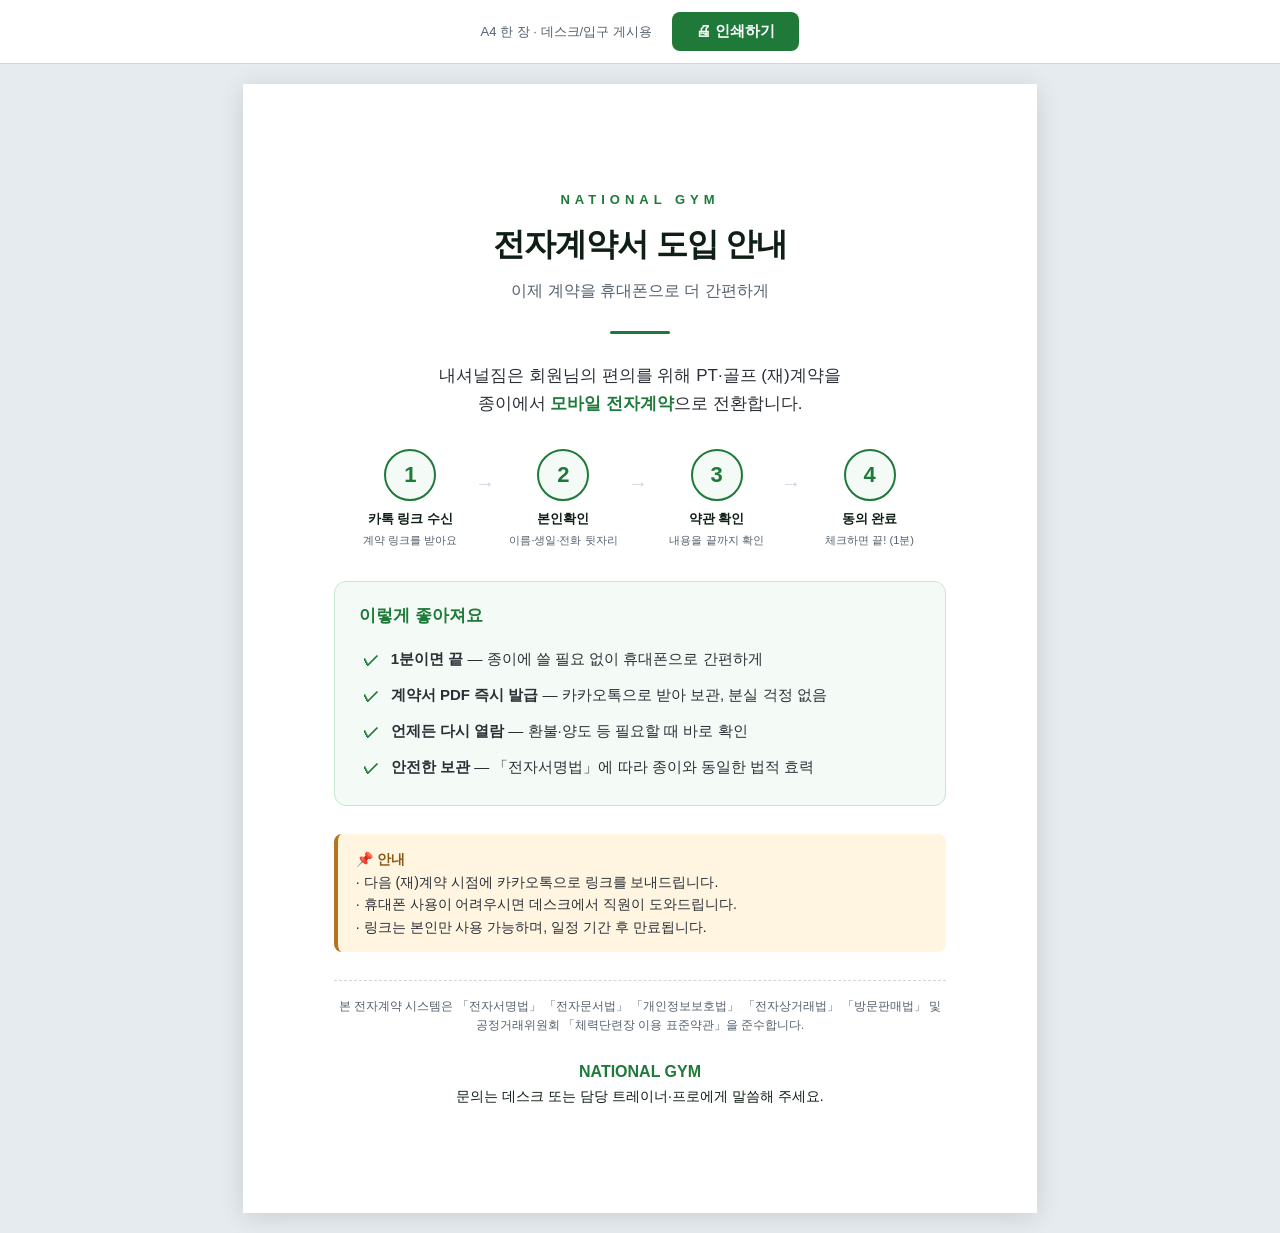
<file: docs/회원안내문.html>
<!doctype html>
<html lang="ko">
<head>
<meta charset="utf-8">
<meta name="viewport" content="width=device-width,initial-scale=1">
<title>회원 안내문 · 전자계약서 도입 안내</title>
<style>
  :root { --green:#1f7a3a; --dark:#0f1f15; --ink:#2b3036; --mut:#54606c; }
  * { box-sizing: border-box; }
  body {
    margin: 0; background: #e6ebf0;
    font-family: -apple-system, BlinkMacSystemFont, 'Apple SD Gothic Neo', 'Pretendard', 'Noto Sans KR', sans-serif;
    color: var(--ink); line-height: 1.6;
  }
  .toolbar {
    position: sticky; top: 0; background: #fff; padding: 12px 16px;
    border-bottom: 1px solid #cfd6de; text-align: center;
  }
  .toolbar button {
    padding: 10px 24px; background: var(--green); color: #fff;
    border: none; border-radius: 8px; font-size: 15px; font-weight: 700; cursor: pointer;
  }
  .toolbar span { color: var(--mut); font-size: 13px; margin-right: 16px; }

  .page {
    width: 210mm; min-height: 297mm; margin: 20px auto; background: #fff;
    padding: 28mm 24mm; box-shadow: 0 4px 24px rgba(0,0,0,0.12);
  }
  .logo {
    text-align: center; font-size: 13px; letter-spacing: 5px;
    color: var(--green); font-weight: 700; margin-bottom: 6px;
  }
  .headline {
    text-align: center; font-size: 32px; font-weight: 800;
    color: var(--dark); letter-spacing: -1px; margin: 8px 0;
  }
  .sub {
    text-align: center; font-size: 16px; color: var(--mut); margin-bottom: 28px;
  }
  .divider { height: 3px; background: var(--green); width: 60px; margin: 0 auto 28px; border-radius: 2px; }

  .lead {
    font-size: 17px; text-align: center; margin: 0 auto 28px; max-width: 480px; color: var(--ink);
  }
  .lead b { color: var(--green); }

  .steps {
    display: flex; justify-content: center; gap: 0; margin: 32px 0;
  }
  .step {
    flex: 1; text-align: center; position: relative; padding: 0 6px;
  }
  .step:not(:last-child)::after {
    content: "→"; position: absolute; right: -8px; top: 18px;
    color: #cfd6de; font-size: 20px; font-weight: 700;
  }
  .step .circle {
    width: 52px; height: 52px; border-radius: 50%; margin: 0 auto 8px;
    background: #f4faf6; border: 2px solid var(--green); color: var(--green);
    font-size: 22px; line-height: 48px; font-weight: 700;
  }
  .step .label { font-size: 13px; font-weight: 700; color: var(--dark); }
  .step .desc { font-size: 11px; color: var(--mut); margin-top: 2px; }

  .benefits {
    background: #f4faf6; border: 1px solid #c5e8d2; border-radius: 12px;
    padding: 20px 24px; margin: 28px 0;
  }
  .benefits h3 { margin: 0 0 12px; color: var(--green); font-size: 17px; }
  .benefits ul { margin: 0; padding-left: 4px; list-style: none; }
  .benefits li { padding: 6px 0; font-size: 15px; padding-left: 28px; position: relative; }
  .benefits li::before {
    content: "✓"; position: absolute; left: 0; color: var(--green); font-weight: 800; font-size: 16px;
  }

  .notice {
    border-left: 4px solid #b6741f; background: #fff5e1;
    padding: 14px 18px; border-radius: 8px; margin: 24px 0; font-size: 14px;
  }
  .notice b { color: #8b5a18; }

  .legal {
    font-size: 12px; color: var(--mut); text-align: center;
    border-top: 1px dashed #cfd6de; padding-top: 16px; margin-top: 28px;
  }
  .footer {
    text-align: center; margin-top: 24px; font-size: 14px; color: var(--dark);
  }
  .footer .brand { font-weight: 800; font-size: 16px; color: var(--green); }

  @media print {
    body { background: #fff; }
    .toolbar { display: none; }
    .page { margin: 0; box-shadow: none; width: auto; min-height: auto; padding: 20mm; }
    @page { size: A4; margin: 0; }
  }
</style>
</head>
<body>

<div class="toolbar">
  <span>A4 한 장 · 데스크/입구 게시용</span>
  <button onclick="window.print()">🖨 인쇄하기</button>
</div>

<div class="page">
  <div class="logo">NATIONAL GYM</div>
  <div class="headline">전자계약서 도입 안내</div>
  <div class="sub">이제 계약을 휴대폰으로 더 간편하게</div>
  <div class="divider"></div>

  <p class="lead">
    내셔널짐은 회원님의 편의를 위해 PT·골프 (재)계약을<br>
    종이에서 <b>모바일 전자계약</b>으로 전환합니다.
  </p>

  <div class="steps">
    <div class="step">
      <div class="circle">1</div>
      <div class="label">카톡 링크 수신</div>
      <div class="desc">계약 링크를 받아요</div>
    </div>
    <div class="step">
      <div class="circle">2</div>
      <div class="label">본인확인</div>
      <div class="desc">이름·생일·전화 뒷자리</div>
    </div>
    <div class="step">
      <div class="circle">3</div>
      <div class="label">약관 확인</div>
      <div class="desc">내용을 끝까지 확인</div>
    </div>
    <div class="step">
      <div class="circle">4</div>
      <div class="label">동의 완료</div>
      <div class="desc">체크하면 끝! (1분)</div>
    </div>
  </div>

  <div class="benefits">
    <h3>이렇게 좋아져요</h3>
    <ul>
      <li><b>1분이면 끝</b> — 종이에 쓸 필요 없이 휴대폰으로 간편하게</li>
      <li><b>계약서 PDF 즉시 발급</b> — 카카오톡으로 받아 보관, 분실 걱정 없음</li>
      <li><b>언제든 다시 열람</b> — 환불·양도 등 필요할 때 바로 확인</li>
      <li><b>안전한 보관</b> — 「전자서명법」에 따라 종이와 동일한 법적 효력</li>
    </ul>
  </div>

  <div class="notice">
    <b>📌 안내</b><br>
    · 다음 (재)계약 시점에 카카오톡으로 링크를 보내드립니다.<br>
    · 휴대폰 사용이 어려우시면 데스크에서 직원이 도와드립니다.<br>
    · 링크는 본인만 사용 가능하며, 일정 기간 후 만료됩니다.
  </div>

  <div class="legal">
    본 전자계약 시스템은 「전자서명법」 「전자문서법」 「개인정보보호법」 「전자상거래법」 「방문판매법」 및<br>
    공정거래위원회 「체력단련장 이용 표준약관」을 준수합니다.
  </div>

  <div class="footer">
    <div class="brand">NATIONAL GYM</div>
    <div>문의는 데스크 또는 담당 트레이너·프로에게 말씀해 주세요.</div>
  </div>
</div>

</body>
</html>
</file>
<file: css/style.css>
/* =========================================================================
 * 내셔널짐 전자계약서 — Design System v2
 * - 모바일 우선 (95% 트래픽), 데스크탑 보조
 * - 다크/라이트 자동 대응은 보류 (계약서는 라이트 톤 고정)
 * - 인쇄/PDF 출력 별도 스타일
 * ========================================================================= */

:root {
  /* Brand */
  --pri-900: #0f1f15;
  --pri-700: #1f7a3a;
  --pri-600: #2a8c47;
  --pri-500: #2fa052;
  --pri-100: #e9f5ee;
  --pri-050: #f4faf6;

  /* Neutral */
  --ink-900: #0b0d10;
  --ink-700: #2b3036;
  --ink-500: #54606c;
  --ink-300: #8b96a3;
  --ink-200: #cfd6de;
  --ink-100: #e6ebf0;
  --ink-050: #f4f6f9;
  --bg: #ffffff;

  /* Semantic */
  --err: #c0392b;
  --err-bg: #fdecea;
  --warn: #b6741f;
  --warn-bg: #fff5e1;
  --info: #245a99;
  --info-bg: #e3eef9;
  --ok: var(--pri-700);
  --ok-bg: var(--pri-100);

  /* Layout */
  --radius-sm: 6px;
  --radius: 10px;
  --radius-lg: 14px;
  --shadow-sm: 0 1px 2px rgba(11,13,16,0.05);
  --shadow: 0 2px 8px rgba(11,13,16,0.08);
  --shadow-lg: 0 6px 24px rgba(11,13,16,0.10);

  /* Type */
  --font-base: -apple-system, BlinkMacSystemFont, 'Apple SD Gothic Neo',
               'Pretendard', 'Segoe UI', Roboto, 'Noto Sans KR', sans-serif;
  --font-mono: ui-monospace, SFMono-Regular, 'SF Mono', Consolas, 'Liberation Mono', Menlo, monospace;
}

* { box-sizing: border-box; }
html, body {
  margin: 0; padding: 0;
  font-family: var(--font-base);
  color: var(--ink-900); background: var(--ink-050);
  line-height: 1.55;
  -webkit-text-size-adjust: 100%;
  -webkit-font-smoothing: antialiased;
}
body { min-height: 100vh; }

.container {
  max-width: 760px; margin: 0 auto;
  padding: 16px 16px calc(16px + env(safe-area-inset-bottom));
}

/* ---------- Typography ---------- */
h1 { font-size: 22px; margin: 8px 0 4px; letter-spacing: -0.3px; font-weight: 700; }
h2 { font-size: 18px; margin: 0 0 10px; letter-spacing: -0.2px; font-weight: 700; }
h3 { font-size: 15px; margin: 16px 0 6px; font-weight: 600; color: var(--ink-900); }
h4 { font-size: 14px; margin: 12px 0 6px; font-weight: 600; color: var(--ink-700); }
p  { margin: 6px 0; }
hr { border: none; border-top: 1px solid var(--ink-100); margin: 16px 0; }

.muted { color: var(--ink-500); font-size: 13px; }
.small { font-size: 12px; }
.mono  { font-family: var(--font-mono); }
.text-center { text-align: center; }
.num { text-align: right; font-variant-numeric: tabular-nums; }

.error      { color: var(--err);  font-size: 13px; margin-top: 8px; }
.ok-text    { color: var(--ok);   font-size: 13px; margin-top: 8px; font-weight: 600; }
.warn-text  { color: var(--warn); font-size: 13px; margin-top: 8px; }

/* ---------- Form ---------- */
label {
  display: block; font-size: 13px; color: var(--ink-500);
  margin-top: 14px; font-weight: 500;
}
label > input, label > select, label > textarea { margin-top: 6px; }
input[type=text], input[type=tel], input[type=email],
input[type=date], input[type=number], input[type=password],
select, textarea {
  width: 100%; padding: 12px 14px;
  border: 1px solid var(--ink-200); border-radius: var(--radius-sm);
  font-size: 15px; font-family: inherit;
  background: var(--bg); color: var(--ink-900);
  transition: border-color 0.12s, box-shadow 0.12s;
  -webkit-appearance: none; appearance: none;
}
input:focus, select:focus, textarea:focus {
  outline: none;
  border-color: var(--pri-500);
  box-shadow: 0 0 0 3px var(--pri-100);
}
textarea { min-height: 88px; resize: vertical; }
.row { display: flex; gap: 8px; flex-wrap: wrap; }
.row > * { flex: 1 1 0; min-width: 0; }

/* ---------- Buttons ---------- */
button, .btn, .btn-primary, .btn-ghost, .btn-mini {
  display: inline-flex; align-items: center; justify-content: center; gap: 6px;
  padding: 12px 18px;
  border: 1px solid transparent; border-radius: var(--radius-sm);
  font-size: 15px; font-weight: 600;
  font-family: inherit; cursor: pointer;
  text-decoration: none;
  transition: background 0.12s, border-color 0.12s, color 0.12s, opacity 0.12s;
  user-select: none;
}
.btn-primary, button:not(.btn-ghost):not(.btn-mini):not(.rm) {
  background: var(--pri-700); color: #fff;
}
.btn-primary:hover, button:not(.btn-ghost):not(.btn-mini):not(.rm):hover {
  background: var(--pri-600);
}
.btn-ghost, button.secondary {
  background: #fff; color: var(--ink-700); border-color: var(--ink-200);
}
.btn-ghost:hover, button.secondary:hover { background: var(--ink-050); }

.btn-mini {
  padding: 6px 12px; font-size: 12px;
  background: #fff; color: var(--ink-700); border-color: var(--ink-200);
}
.btn-mini:hover { background: var(--ink-050); }

button:disabled, .btn:disabled { opacity: 0.5; cursor: not-allowed; }
button.block, .btn.block, .btn-primary.block, .btn-ghost.block {
  display: flex; width: 100%; margin-top: 8px;
}

/* ---------- Cards ---------- */
.card {
  background: #fff;
  border: 1px solid var(--ink-100);
  border-radius: var(--radius);
  padding: 16px;
  margin: 12px 0;
  box-shadow: var(--shadow-sm);
}
.card h2 {
  padding-bottom: 10px;
  border-bottom: 1px solid var(--ink-100);
  margin-bottom: 12px;
}

/* ---------- Brand Bar ---------- */
.brand-bar {
  padding: 16px 4px 12px;
  margin-bottom: 8px;
}
.brand-bar h1 { margin: 0; }

/* ---------- Stepper ---------- */
.stepper {
  position: sticky; top: 0; z-index: 30;
  background: rgba(255,255,255,0.92);
  backdrop-filter: saturate(180%) blur(8px);
  -webkit-backdrop-filter: saturate(180%) blur(8px);
  border-bottom: 1px solid var(--ink-100);
  padding: 12px 16px;
}
.stepper ol {
  display: flex; gap: 4px; justify-content: space-between;
  margin: 0; padding: 0; list-style: none;
  max-width: 760px; margin: 0 auto;
}
.stepper li {
  flex: 1; display: flex; flex-direction: column; align-items: center; gap: 4px;
  font-size: 11px; color: var(--ink-300);
  position: relative;
}
.stepper li:not(:last-child)::after {
  content: ''; position: absolute;
  top: 11px; right: -50%; width: 100%; height: 2px;
  background: var(--ink-100); z-index: 0;
}
.stepper li .dot {
  width: 22px; height: 22px; border-radius: 50%;
  background: var(--ink-100); color: var(--ink-300);
  display: flex; align-items: center; justify-content: center;
  font-size: 11px; font-weight: 700; position: relative; z-index: 1;
  transition: background 0.2s, color 0.2s;
}
.stepper li b { font-size: 10px; font-weight: 500; }
.stepper li.done .dot { background: var(--pri-700); color: #fff; }
.stepper li.done::after { background: var(--pri-700); }
.stepper li.active .dot { background: var(--pri-700); color: #fff; box-shadow: 0 0 0 4px var(--pri-100); }
.stepper li.active b { color: var(--pri-700); font-weight: 700; }
.stepper li.done b { color: var(--pri-700); }

/* ---------- Sign page main area ---------- */
.sign-page { background: var(--ink-050); }
.sign-main { padding-bottom: 120px; }

/* Hero card */
.hero-card {
  background: linear-gradient(135deg, var(--pri-050), #fff);
  border: 1px solid var(--pri-100);
}
.hero-tag {
  display: inline-block; font-size: 11px; font-weight: 700;
  letter-spacing: 1px; padding: 4px 10px;
  background: var(--pri-700); color: #fff;
  border-radius: 20px; margin: 0 0 8px;
}

.guide-list { padding-left: 22px; margin: 8px 0 12px; }
.guide-list li { padding: 4px 0; font-size: 14px; }
.guide-list b { color: var(--pri-700); }

/* ---------- Sticky CTA ---------- */
.sticky-cta {
  position: fixed; left: 0; right: 0; bottom: 0;
  background: rgba(255,255,255,0.98);
  backdrop-filter: saturate(180%) blur(8px);
  -webkit-backdrop-filter: saturate(180%) blur(8px);
  border-top: 1px solid var(--ink-100);
  padding: 12px 16px calc(12px + env(safe-area-inset-bottom));
  display: flex; gap: 8px;
  z-index: 40;
}
.sticky-cta button {
  flex: 1; padding: 14px;
}
.sticky-cta.two button:first-child { flex: 0 0 30%; }
.sticky-cta.two button:last-child  { flex: 1; }

/* ---------- Terms scroll ---------- */
.terms-scroll {
  height: 360px; overflow-y: auto;
  border: 1px solid var(--ink-200);
  border-radius: var(--radius-sm);
  background: #fff;
  padding: 14px 16px;
  font-size: 13.5px; line-height: 1.75;
  scroll-behavior: smooth;
  -webkit-overflow-scrolling: touch;
}
.terms-scroll h3 { margin-top: 16px; }
.terms-scroll h3.hl-refund { color: var(--err); background: #fff4f3; padding: 6px 10px; border-radius: var(--radius-sm); margin-top: 18px; }
.terms-scroll ol, .terms-scroll ul { padding-left: 22px; margin: 6px 0; }
.terms-scroll ol li, .terms-scroll ul li { padding: 2px 0; }
.terms-scroll table {
  width: 100%; border-collapse: collapse; font-size: 12px; margin-top: 8px;
}
.terms-scroll table th, .terms-scroll table td {
  border: 1px solid var(--ink-200); padding: 6px 8px; vertical-align: top;
}
.terms-scroll table th { background: var(--ink-050); font-weight: 600; }
.terms-scroll .hl-tag {
  display: inline-block; font-size: 10px; padding: 2px 8px;
  background: var(--err); color: #fff; border-radius: 10px; margin-left: 6px;
  vertical-align: middle; font-weight: 700;
}
.terms-scroll .hl-box {
  background: #fff4f3; border-left: 3px solid var(--err);
  padding: 10px 12px; border-radius: var(--radius-sm); margin: 8px 0;
  font-size: 13px;
}
.terms-sentinel { height: 2px; }

.terms-progress {
  height: 6px; background: var(--ink-100); border-radius: 3px;
  overflow: hidden; margin-top: 10px;
}
.terms-progress span {
  display: block; height: 100%;
  background: linear-gradient(90deg, var(--pri-500), var(--pri-700));
  width: 0; transition: width 0.2s;
}

/* ---------- Alert boxes ---------- */
.alert-box {
  background: var(--info-bg); border-left: 4px solid var(--info);
  padding: 12px 14px; border-radius: var(--radius-sm); margin: 8px 0 12px;
  font-size: 13px;
}
.alert-box b { display: block; font-size: 14px; margin-bottom: 4px; color: var(--info); }
.alert-box p { margin: 0; }
.alert-box.done { background: var(--ok-bg); border-left-color: var(--ok); }
.alert-box.done b { color: var(--ok); }

.highlight-box {
  background: linear-gradient(180deg, #fffaf2 0%, #fff 100%);
  border: 1px solid #f2dcb0;
}
.highlight-box h3 { color: var(--warn); margin-top: 0; }

/* ---------- Agreements ---------- */
.agreements-all { padding: 8px 0 4px; }
.all-toggle {
  display: flex; align-items: center; gap: 10px;
  margin: 0; padding: 12px;
  background: var(--pri-050); border: 1px solid var(--pri-100);
  border-radius: var(--radius-sm); cursor: pointer;
}
.all-toggle input { width: 20px; height: 20px; flex: 0 0 auto; accent-color: var(--pri-700); }
.all-toggle span { font-size: 14px; }

.agreement-group { margin-top: 14px; }
.agreement-group h4 {
  font-size: 13px; color: var(--ink-700);
  display: flex; align-items: center; gap: 6px;
  margin: 8px 0 6px;
}
.req-tag {
  font-size: 10px; padding: 2px 6px;
  background: var(--err); color: #fff; border-radius: 10px;
  font-weight: 700;
}

.agreement-row {
  display: flex; align-items: flex-start; gap: 10px;
  margin: 6px 0; padding: 10px 8px;
  border-radius: var(--radius-sm); cursor: pointer;
  transition: background 0.12s;
}
.agreement-row:hover { background: var(--ink-050); }
.agreement-row input {
  width: 20px; height: 20px; flex: 0 0 auto; margin-top: 1px;
  accent-color: var(--pri-700);
}
.agreement-row .ag-text { flex: 1; font-size: 13.5px; line-height: 1.55; }
.req-mark { color: var(--err); font-weight: 700; }
.opt-mark { color: var(--ink-300); font-weight: 500; }

.legal-notice {
  background: var(--ok-bg); border-left: 3px solid var(--ok);
  padding: 10px 12px; border-radius: var(--radius-sm);
  font-size: 13px; margin: 0;
}

/* ---------- Done page ---------- */
.done-card { text-align: center; padding: 28px 16px; }
.big-check {
  width: 72px; height: 72px; border-radius: 50%;
  background: var(--ok); color: #fff;
  font-size: 38px; line-height: 72px; font-weight: 700;
  margin: 0 auto 12px;
  box-shadow: 0 4px 14px rgba(31,122,58,0.3);
}

/* ---------- Error card ---------- */
.error-card {
  border-left: 4px solid var(--err);
  background: var(--err-bg);
}
.error-title { color: var(--err); margin-top: 0; }

/* ---------- Spinner ---------- */
.spinner {
  display: inline-block; width: 32px; height: 32px;
  border: 3px solid var(--ink-100);
  border-top-color: var(--pri-700);
  border-radius: 50%;
  animation: spin 0.8s linear infinite;
  margin: 8px auto;
}
@keyframes spin { to { transform: rotate(360deg); } }

/* ---------- Tables ---------- */
table.data {
  width: 100%; border-collapse: collapse; font-size: 13px;
}
table.data th, table.data td {
  border-bottom: 1px solid var(--ink-100);
  padding: 10px 8px; text-align: left; vertical-align: top;
}
table.data th { color: var(--ink-500); font-weight: 500; }
table.data.kv th { width: 32%; }
table.data.items thead th { background: var(--ink-050); }
table.data.items .total th { border-top: 2px solid var(--ink-200); font-weight: 700; color: var(--ink-900); }

/* List page */
.data-list tbody tr:hover { background: var(--ink-050); }
.data-list .row-warn { background: #fff8e6; }
.data-list .row-warn:hover { background: #fff2d5; }

/* ---------- Status tags ---------- */
.status-tag, .tag {
  display: inline-block; padding: 3px 10px; border-radius: 12px;
  font-size: 11px; font-weight: 700;
  background: var(--ink-100); color: var(--ink-500);
  vertical-align: middle;
}
.status-tag.s-signed   { background: var(--ok-bg);   color: var(--ok); }
.status-tag.s-viewed   { background: var(--info-bg); color: var(--info); }
.status-tag.s-identified{ background: #f0e6f7; color: #6a3a8c; }
.status-tag.s-sent     { background: var(--warn-bg); color: var(--warn); }
.status-tag.s-pending  { background: var(--ink-100); color: var(--ink-500); }
.status-tag.s-expired  { background: var(--err-bg);  color: var(--err); }
.status-tag.s-canceled { background: var(--err-bg);  color: var(--err); }

.tag.signed   { background: var(--ok-bg);   color: var(--ok); }
.tag.viewed   { background: var(--info-bg); color: var(--info); }
.tag.sent     { background: var(--warn-bg); color: var(--warn); }
.tag.pending  { background: var(--ink-100); color: var(--ink-500); }
.tag.expired  { background: var(--err-bg);  color: var(--err); }
.tag.canceled { background: var(--err-bg);  color: var(--err); }

.badge-success {
  display: inline-block; padding: 6px 14px;
  background: var(--ok); color: #fff;
  border-radius: 20px; font-weight: 700; font-size: 12px;
}
.badge-info {
  display: inline-block; padding: 2px 8px;
  background: var(--info-bg); color: var(--info);
  border-radius: 10px; font-weight: 600; font-size: 11px;
}
.badge-warn {
  display: inline-block; padding: 2px 8px;
  background: var(--warn-bg); color: var(--warn);
  border-radius: 10px; font-weight: 700; font-size: 10px;
  vertical-align: middle;
}

/* ---------- Dashboard KPI ---------- */
.dash-grid {
  display: grid; grid-template-columns: repeat(4, 1fr); gap: 10px;
  margin: 12px 0;
}
.kpi-card {
  background: #fff; border: 1px solid var(--ink-100); border-radius: var(--radius);
  padding: 14px; cursor: pointer;
  display: flex; flex-direction: column; gap: 2px;
  transition: transform 0.12s, box-shadow 0.12s;
}
.kpi-card:hover { transform: translateY(-1px); box-shadow: var(--shadow); }
.kpi-label { font-size: 11px; color: var(--ink-500); font-weight: 600; }
.kpi-value { font-size: 24px; font-weight: 700; color: var(--ink-900); margin-top: 2px; }
.kpi-sub { font-size: 11px; color: var(--ink-500); }
.kpi-total   { border-left: 3px solid var(--ink-300); }
.kpi-pending { border-left: 3px solid var(--warn); }
.kpi-signed  { border-left: 3px solid var(--ok); }
.kpi-signed .kpi-value { color: var(--ok); }
.kpi-expired { border-left: 3px solid var(--err); }
.kpi-expired .kpi-value { color: var(--err); }

@media (max-width: 600px) {
  .dash-grid { grid-template-columns: repeat(2, 1fr); }
}

/* ---------- Filter bar ---------- */
.filter-bar {
  display: grid; gap: 8px;
  grid-template-columns: 2fr 1fr 1fr 1fr auto;
  margin-bottom: 8px;
}
.filter-bar input, .filter-bar select { padding: 10px 12px; }
@media (max-width: 700px) {
  .filter-bar {
    grid-template-columns: 1fr 1fr; grid-auto-rows: auto;
  }
  .filter-bar input { grid-column: span 2; }
  .filter-bar button { grid-column: span 2; }
}

/* ---------- Toolbar ---------- */
.flex-between {
  display: flex; justify-content: space-between; align-items: center;
  gap: 10px; flex-wrap: wrap;
}
.toolbar { display: flex; gap: 8px; flex-wrap: wrap; align-items: center; margin: 4px 0; }

/* ---------- Item row (admin) ---------- */
.item-row {
  display: grid; grid-template-columns: 2fr 1.2fr 1fr auto;
  gap: 6px; margin-top: 8px; align-items: end;
}
.item-row label { margin-top: 0; }
.item-row .rm { padding: 10px 14px; }
@media (max-width: 540px) {
  .item-row { grid-template-columns: 1fr 1fr; }
  .item-row .rm { grid-column: span 2; }
}

/* ---------- View page ---------- */
.view-page { background: var(--ink-050); }

.doc-cover {
  background: #fff; border: 1px solid var(--ink-100); border-radius: var(--radius-lg);
  padding: 28px 20px; margin: 12px 0;
  text-align: center;
  box-shadow: var(--shadow);
}
.cover-logo {
  font-size: 11px; letter-spacing: 4px; font-weight: 700;
  color: var(--pri-700); margin-bottom: 8px;
}
.cover-title { font-size: 22px; font-weight: 700; margin: 6px 0; }
.cover-version { color: var(--ink-500); font-size: 12px; margin: 4px 0; }
.cover-status { margin: 14px 0; }
.cover-meta { margin: 16px auto; text-align: left; max-width: 480px; }
.cover-meta th { width: 35%; }
.cover-qr { margin-top: 14px; }
.cover-qr img { width: 120px; height: 120px; border: 1px solid var(--ink-100); border-radius: 6px; }

.doc-section { background: #fff; }
.terms-snapshot {
  font-size: 13px; line-height: 1.7;
  padding: 12px 0;
}
.terms-snapshot h3 { margin-top: 14px; }
.terms-snapshot table { width: 100%; border-collapse: collapse; font-size: 12px; margin: 8px 0; }
.terms-snapshot table th, .terms-snapshot table td { border: 1px solid var(--ink-200); padding: 5px 7px; }
.terms-snapshot table th { background: var(--ink-050); }
.terms-snapshot .hl-box {
  background: #fff4f3; border-left: 3px solid var(--err);
  padding: 10px 12px; border-radius: var(--radius-sm); margin: 8px 0;
}

.agreed-list {
  padding-left: 8px; margin: 0; list-style: none;
}
.agreed-list li {
  padding: 6px 0; font-size: 13px;
  border-bottom: 1px dashed var(--ink-100);
}

.cert-card {
  background: linear-gradient(180deg, #f4faf6 0%, #fff 100%);
  border: 1px solid var(--pri-100);
}
.cert-card h2 { color: var(--pri-700); }
.cert-meta th { width: 38%; }
.legal-footnote {
  font-size: 11px; color: var(--ink-500); line-height: 1.6;
  border-top: 1px dashed var(--ink-200); padding-top: 10px; margin-top: 12px;
}

.audit-card { background: var(--ink-050); }
.audit-table th, .audit-table td { font-size: 12px; padding: 6px 8px; }
.audit-table th { background: var(--ink-100); }

/* ---------- Footer ---------- */
.sign-footer {
  text-align: center; padding: 20px 16px 40px;
  border-top: 1px solid var(--ink-100); margin-top: 20px;
  background: #fff;
}

/* ---------- Print / PDF ---------- */
@media print {
  html, body { background: #fff !important; }
  .stepper, .sticky-cta, .sign-footer, .brand-bar, .toolbar,
  .no-print, .audit-card, button, .btn-primary, .btn-ghost, .btn-mini { display: none !important; }
  .container { max-width: none; padding: 0; }
  .card, .doc-cover, .doc-section { box-shadow: none; border: 1px solid #ccc; page-break-inside: avoid; }
  .terms-snapshot { max-height: none !important; overflow: visible !important; }
  .terms-scroll { height: auto !important; overflow: visible !important; border: 1px solid #ccc; }
}

/* ---------- Misc ---------- */
.policy-list, .deduction-list { padding-left: 22px; margin: 6px 0; font-size: 13px; }
.policy-list li, .deduction-list li { padding: 2px 0; }
</file>
